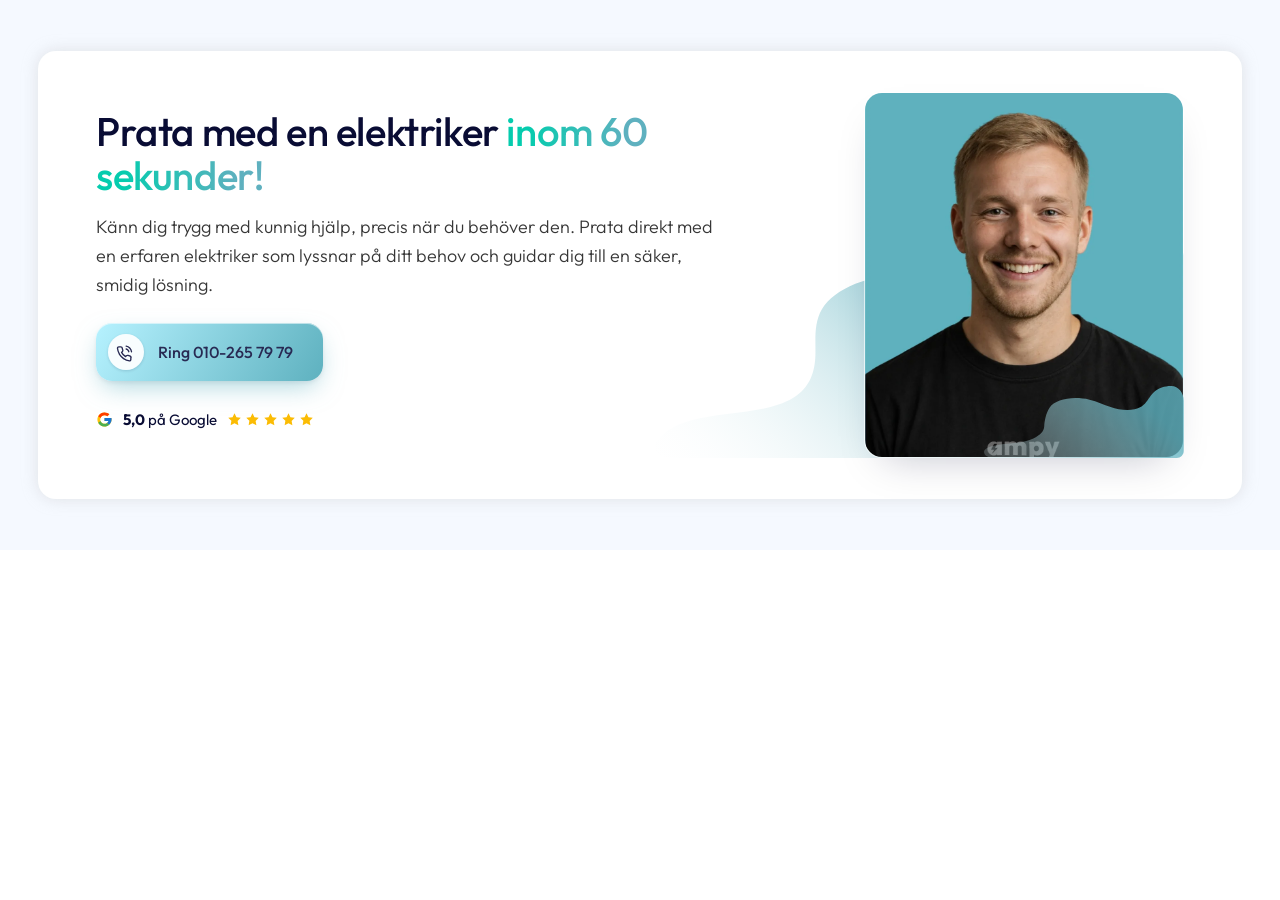
<file: index.html>
<!DOCTYPE html>
<html lang="sv">
<head>
<meta charset="UTF-8">
<meta name="viewport" content="width=device-width, initial-scale=1">
<title>Ampy · Main CTA-block</title>
<link rel="preconnect" href="https://fonts.googleapis.com">
<link rel="preconnect" href="https://fonts.gstatic.com" crossorigin>
<link href="https://fonts.googleapis.com/css2?family=Outfit:wght@300;400;500;600;700;800&display=swap" rel="stylesheet">
<style>
/* ============================================================
   VERSION A (rev 2) — 1:1 med baslinjens geometri, med de 20 %:
   Edvin-bilden i SAMMA placering som originalet (80 % bredd,
   flex-end, bröstbild), EN ring-CTA, båda vågorna tillbaka,
   rubrik bruten så endast "sekunder!" ligger på rad 2 (desktop),
   nya g-row-badgen finjusterad, mobil: centrerad rubrik + paragraf.
   Ampy-tokens verbatim.
   ============================================================ */
:root{
  --teal:hsl(171 100% 33%);
  --teal-bright:hsl(171 95% 41%);
  --blue:hsl(189 43% 56%);
  --midnight:hsl(237 69% 12%);
  --ink:#363636;
  --section-bg:#f5f9ff;
  --radius-l:clamp(16px, 1.4vw, 20px);
  --radius-m:16px;
}
*,:after,:before{box-sizing:border-box}
html{font-size:62.5%}
body{
  margin:0;font-family:'Outfit',system-ui,sans-serif;font-weight:300;
  color:var(--ink);background:#fff;
  -webkit-font-smoothing:antialiased;-moz-osx-font-smoothing:grayscale;
}
img{max-width:100%;display:block}
a{text-decoration:none;color:inherit}

.mcta{background:var(--section-bg);padding:clamp(28px,4vw,56px) clamp(16px,3vw,40px);display:flex;justify-content:center}
.mcta__card{
  position:relative;overflow:hidden;
  width:min(1280px,100%);
  background:#fff;border-radius:var(--radius-l);
  box-shadow:0 0 16px rgba(190,190,190,.4);
  display:grid;grid-template-columns:1fr 400px;gap:clamp(24px,3vw,48px);
  padding:clamp(28px,3.2vw,48px) clamp(28px,4.5vw,72px);
  align-items:center;
}
/* bg-vågen (Vector-3) — bakom allt, förankrad nere-höger som i originalet */
.mcta__bgwave{
  position:absolute;right:clamp(28px,4.5vw,72px);bottom:clamp(28px,3.2vw,48px);
  width:44%;height:auto;z-index:0;pointer-events:none;
}
.mcta__text{position:relative;z-index:1;min-width:0;display:flex;flex-direction:column;align-items:flex-start;gap:16px}

.mcta__h{
  margin:0;font-size:clamp(2.8rem,1.25vw + 2.4rem,4rem);font-weight:500;line-height:1.1;
  color:var(--midnight);letter-spacing:-.01em;
}
.mcta__h .grad{
  color:var(--teal-bright); /* fallback om text-clip ej stöds */
  background:linear-gradient(90deg,var(--teal-bright) 15%,var(--blue) 85%);
  -webkit-background-clip:text;background-clip:text;-webkit-text-fill-color:transparent;
  -webkit-box-decoration-break:clone;box-decoration-break:clone; /* jämn gradient över radbrytning (Safari-söm) */
  font-weight:inherit;
}
/* resiliens: gradient-text får aldrig försvinna om bakgrundsgrafik nollas */
@supports not ((-webkit-background-clip:text) or (background-clip:text)){
  .mcta__h .grad{-webkit-text-fill-color:currentColor;background:none;color:var(--teal-bright)}
}
@media (forced-colors:active){
  .mcta__h .grad{-webkit-text-fill-color:currentColor;background:none;color:CanvasText}
}
@media print{
  .mcta__h .grad{-webkit-text-fill-color:currentColor;background:none;color:#090b32}
}
/* forcerad brytning ("...inom 60" / "sekunder!") ENDAST på bred desktop där
   vänsterkolumnen rymmer rad 1 — under 1300px sköter naturlig brytning det
   utan orphan (verifierat: 1120px ger rent 2-radigt "...inom" / "60 sekunder!") */
.br-d{display:none}
@media (min-width:1300px){.br-d{display:inline}}
.mcta__p{
  margin:0;font-size:clamp(1.6rem,.21vw + 1.53rem,1.8rem);line-height:1.6;
  max-width:52ch;text-align:left;
}

/* ============ RING-CTA ============
   Blockets ENDA CTA. Blå brand-gradient, mjuk navy-text, vit chip med
   puls-ring, lur optiskt centrerad. Mobil: fullbredd, text vänster /
   ikon höger (live-blockets grammatik); desktop: chip vänster. */
/* CTA + betyg-rad staplade (betyget UNDER knappen, som mobilen) — samma på desktop. */
.mcta__action{display:flex;flex-direction:column;align-items:flex-start;gap:16px;margin-top:8px}
.mcta__cta{display:flex;flex-wrap:wrap;gap:14px}
.btn-ring{
  display:inline-flex;align-items:center;
  min-height:58px;border-radius:var(--radius-m);
  font-size:1.6rem;font-weight:500;line-height:1;white-space:nowrap;
  color:hsl(237 35% 24%);
  transition:transform .16s ease, box-shadow .16s ease, filter .16s ease;
}
.btn-ring{
  gap:14px;padding:11px 30px 11px 12px;
  background:linear-gradient(120deg,#b6f2ff 0%,#5eb1bf 100%);
  box-shadow:
    inset 0 1px 0 rgba(255,255,255,.55),
    0 2px 4px rgba(9,11,50,.06),
    0 10px 26px -6px rgba(94,177,191,.55);
}
.btn-ring:hover{
  transform:translateY(-1.5px);
  filter:saturate(1.08) brightness(1.02);
  box-shadow:
    inset 0 1px 0 rgba(255,255,255,.55),
    0 3px 6px rgba(9,11,50,.07),
    0 16px 34px -8px rgba(94,177,191,.65);
}
.btn-ring:active{transform:translateY(0);filter:saturate(1.05)}
.btn-ring:focus-visible{outline:3px solid var(--midnight);outline-offset:3px} /* midnight = ≥3:1 fokuskontrast mot ljus yta (var --blue ~2,5:1) */
/* forced-colors (Windows högkontrast): gradienten strippas → synlig kant så knapp-affordansen överlever */
@media (forced-colors:active){.btn-ring{border:1px solid ButtonText}}
.btn-ring__chip{
  position:relative;flex:0 0 auto;
  width:36px;height:36px;border-radius:50%;
  display:inline-flex;align-items:center;justify-content:center;
  background:rgba(255,255,255,.92);color:hsl(237 35% 24%);
  box-shadow:0 1px 3px rgba(9,11,50,.14);
}
.btn-ring__chip::after{
  content:"";position:absolute;inset:0;border-radius:50%;
  box-shadow:0 0 0 0 rgba(255,255,255,.65);
  animation:mctaRing 2.8s cubic-bezier(.4,0,.4,1) infinite;
}
@keyframes mctaRing{
  0%{box-shadow:0 0 0 0 rgba(255,255,255,.65)}
  55%{box-shadow:0 0 0 9px rgba(255,255,255,0)}
  100%{box-shadow:0 0 0 0 rgba(255,255,255,0)}
}
@media (prefers-reduced-motion:reduce){
  .btn-ring__chip::after{animation:none}
  .btn-ring,.btn-ring:hover{transition:none;transform:none}
}
.btn-ring svg{flex:0 0 auto}
/* optisk mikro-nudge: luren en gnutta ner-vänster i chipen */
.btn-ring__chip svg{transform:translate(-1px,1px)}

/* proof-raden — REN inline-rad UNDER CTA:n (ingen box/container, ägar-önskan):
   färgad Google-G · "5,0 på Google" · fem GULA stjärnor. Diskret underline på
   hover (länk till recensioner). Hela raden = EN länk, 44px hit-area. */
.g-row{
  display:inline-flex;align-items:center;flex-wrap:wrap;gap:10px;
  min-height:44px;padding:6px 0;
  font-size:1.5rem;font-weight:400;color:var(--midnight);line-height:1;
}
.g-row:hover .g-label{text-decoration:underline;text-underline-offset:3px}
.g-row:focus-visible{outline:3px solid var(--midnight);outline-offset:3px} /* midnight = tydlig fokusring mot ljus yta */
.g-row .g-icon{display:block;flex:0 0 auto;width:17px;height:17px}
.g-row .g-label{display:block;white-space:nowrap}
.g-row strong{font-weight:700}           /* "5,0" fet, "på Google" ärver 400 */
.g-row .stars{display:inline-flex;gap:3px;flex:0 0 auto}
.g-row .stars svg{width:15px;height:15px;fill:#FBBC04;display:block} /* gula stjärnor (ägar-önskan) */

/* bildblocket — baslinjens geometri: kolumn 400px, bilden 80 % bredd,
   flex-end, samma boxproportion som originalbilden (320×366), radius,
   overlay-vågen nere-höger över bildens nedre hörn */
/* OBS: overflow:hidden är BORTTAGET här — det klippte fotots fallskugga.
   Vågen behöver inte längre klippas (den ligger inom media horisontellt och
   är nu bottom:0, ingen 1px-blödning), och fotot bär sin egen border-radius. */
.mcta__media{
  margin:0;position:relative;z-index:1;align-self:stretch;
  display:flex;align-items:flex-end;justify-content:flex-end;
  min-height:366px;
}
/* croppen: fönstret täcker huvudtopp (~16 %) med luft ovanför NER TILL
   ampy-loggan på tröjan (~86 %) — samma framing på alla enheter */
.mcta__media .photo{
  display:block;
  width:80%;height:auto;aspect-ratio:320/366;object-fit:cover;object-position:50% 46%;
  border-radius:var(--radius-l);
  /* EN hårfin ljusring (border, INTE inset box-shadow — inset renderas ej på <img>)
     + EN mjuk, riktad fallskugga i midnatt så porträttet lyfter från vita kortet.
     Negativ spread håller sidfotavtrycket smalt → ryms inom kortets padding,
     som har overflow:hidden. */
  border:1px solid rgba(255,255,255,.55);
  box-shadow:0 18px 40px -20px rgba(9,11,50,.26);
}
.mcta__wave{
  position:absolute;right:0;bottom:0;width:50%;height:auto;z-index:2;pointer-events:none;
}

/* tablett 768–1024: FLUID bildkolumn (aldrig bredare än texten) + lugnare rubrik
   — löser iPad Mini/Air där fast 340px svälte textkolumnen till 3-radig rubrik */
@media (max-width:1024px) and (min-width:768px){
  .mcta__card{
    grid-template-columns:minmax(0,1fr) clamp(260px,34vw,320px);
    gap:clamp(20px,3vw,32px);
    padding:clamp(28px,3vw,36px) clamp(28px,3.5vw,40px);
  }
  .mcta__bgwave{right:32px;bottom:28px;width:38%}
  .mcta__media{min-height:0}
  .mcta__h{font-size:clamp(2.6rem,2.2vw + 1.2rem,3.2rem)}
}
@media (max-width:767px){
  .mcta__card{grid-template-columns:1fr;gap:20px;padding:20px 20px 28px}
  .mcta__bgwave{display:none}
  /* bild-TAK på CONTAINERN (inte motivet): aldrig fullbredd i stackat läge
     (annars gigantisk vid 450–767) + en gnutta smalare på telefon (ägar-önskan).
     Vågen är barn till containern → linjerar då mot bildkanten. */
  .mcta__media{order:-1;align-self:center;justify-content:center;min-height:0;width:min(92%,360px);margin-inline:auto}
  .mcta__media .photo{width:100%;aspect-ratio:320/366;object-position:50% 46%}
  .mcta__wave{width:60%}
  .mcta__text{align-items:center}
  .mcta__h{text-align:center;font-size:clamp(2.4rem,5.5vw,3rem);line-height:1.16}
  .mcta__p{text-align:center}
  /* mobil: CTA + betyg-rad centrerade, fullbredd (oförändrat läge) */
  .mcta__action{align-items:center;width:100%}
  .mcta__cta{width:100%;flex-direction:column;gap:12px}
  /* mobil: text vänster / ikon höger (live-blockets grammatik) */
  .btn-ring{width:100%;flex-direction:row-reverse;justify-content:space-between;padding:11px 12px 11px 22px}
  .g-row{align-self:center}
}
@media (max-width:360px){
  .mcta__h{font-size:2.2rem}
}
</style>
</head>
<body>

<section class="mcta">
  <div class="mcta__card">
    <img class="mcta__bgwave" src="assets/Vector-3.svg" alt="" aria-hidden="true" width="652" height="273">

    <div class="mcta__text">
      <h2 class="mcta__h">Prata med en elektriker <span class="grad">inom 60<br class="br-d"> sekunder!</span></h2>
      <p class="mcta__p">Känn dig trygg med kunnig hjälp, precis när du behöver den. Prata direkt med en erfaren elektriker som lyssnar på ditt behov och guidar dig till en säker, smidig lösning.</p>
      <div class="mcta__action">
      <div class="mcta__cta">
        <a class="btn-ring" href="tel:+46102657979">
          <span class="btn-ring__chip" aria-hidden="true">
            <svg width="17" height="17" viewBox="0.45 -0.49 19 20" fill="none"><path d="M11.9 4.2c.8.2 1.5.6 2 1.1.6.6 1 1.3 1.1 2.1M11.9.8c1.6.2 3.1 1 4.2 2.2 1.2 1.2 1.9 2.7 2.1 4.4M17.4 14.1v2.5c0 .5-.2.9-.5 1.2-.3.3-.8.5-1.2.4-2.4-.3-4.8-1.2-6.8-2.6-1.9-1.3-3.5-3-4.8-5-1.3-2.2-2.2-4.6-2.4-7.2 0-.5.1-.9.4-1.2.3-.3.7-.5 1.2-.5h2.4c.8 0 1.5.6 1.6 1.4.1.8.3 1.6.6 2.3.2.6.1 1.3-.4 1.8l-1 1c1.1 2.1 2.8 3.8 4.7 5l1-1c.5-.5 1.2-.6 1.8-.4.7.3 1.5.5 2.3.6.8.1 1.4.8 1.4 1.7Z" stroke="currentColor" stroke-width="1.6" stroke-linecap="round" stroke-linejoin="round"/></svg>
          </span>
          Ring 010-265 79 79
        </a>
      </div>
      <a class="g-row" href="https://www.google.com/maps/place/Ampy/@59.3576299,17.9842061,17z/data=!3m1!4b1!4m6!3m5!1s0x2bec1ce5c4ed9ce9:0xfce1752e84a1bfee!8m2!3d59.3576272!4d17.986781!16s%2Fg%2F11ypjy9rrm" target="_blank" rel="noopener noreferrer" aria-label="5,0 på Google – Ampys betyg, 5 av 5 stjärnor. Läs recensionerna (öppnas i ny flik)">
        <svg class="g-icon" width="17" height="17" viewBox="0 0 48 48" aria-hidden="true"><path fill="#FFC107" d="M43.6 20.1H42V20H24v8h11.3C33.7 32.7 29.2 36 24 36c-6.6 0-12-5.4-12-12s5.4-12 12-12c3.1 0 5.9 1.2 8 3l5.7-5.7C34.2 6.1 29.3 4 24 4 13 4 4 13 4 24s9 20 20 20 20-9 20-20c0-1.3-.1-2.6-.4-3.9z"/><path fill="#FF3D00" d="m6.3 14.7 6.6 4.8C14.7 15.1 19 12 24 12c3.1 0 5.9 1.2 8 3l5.7-5.7C34.2 6.1 29.3 4 24 4 16.3 4 9.7 8.3 6.3 14.7z"/><path fill="#4CAF50" d="M24 44c5.2 0 9.9-2 13.4-5.2l-6.2-5.2C29.2 35.1 26.7 36 24 36c-5.2 0-9.6-3.3-11.3-8l-6.5 5C9.5 39.6 16.2 44 24 44z"/><path fill="#1976D2" d="M43.6 20.1H42V20H24v8h11.3c-.8 2.2-2.2 4.2-4.1 5.6l6.2 5.2C41.4 34.8 44 29.9 44 24c0-1.3-.1-2.6-.4-3.9z"/></svg>
        <span class="g-label"><strong>5,0</strong> på Google</span>
        <span class="stars" aria-hidden="true">
          <svg viewBox="0 0 24 24"><path d="m12 2 3.1 6.3 6.9 1-5 4.9 1.2 6.9L12 17.8 5.8 21l1.2-6.9-5-4.9 6.9-1z"/></svg>
          <svg viewBox="0 0 24 24"><path d="m12 2 3.1 6.3 6.9 1-5 4.9 1.2 6.9L12 17.8 5.8 21l1.2-6.9-5-4.9 6.9-1z"/></svg>
          <svg viewBox="0 0 24 24"><path d="m12 2 3.1 6.3 6.9 1-5 4.9 1.2 6.9L12 17.8 5.8 21l1.2-6.9-5-4.9 6.9-1z"/></svg>
          <svg viewBox="0 0 24 24"><path d="m12 2 3.1 6.3 6.9 1-5 4.9 1.2 6.9L12 17.8 5.8 21l1.2-6.9-5-4.9 6.9-1z"/></svg>
          <svg viewBox="0 0 24 24"><path d="m12 2 3.1 6.3 6.9 1-5 4.9 1.2 6.9L12 17.8 5.8 21l1.2-6.9-5-4.9 6.9-1z"/></svg>
        </span>
      </a>
      </div>
    </div>

    <figure class="mcta__media">
      <img class="photo" src="assets/edvin.webp" alt="Edvin, elektriker på Ampy" width="933" height="1400" fetchpriority="high">
      <img class="mcta__wave" src="assets/overlay.svg" alt="" aria-hidden="true" width="277" height="100">
    </figure>
  </div>
</section>

</body>
</html>
</file>
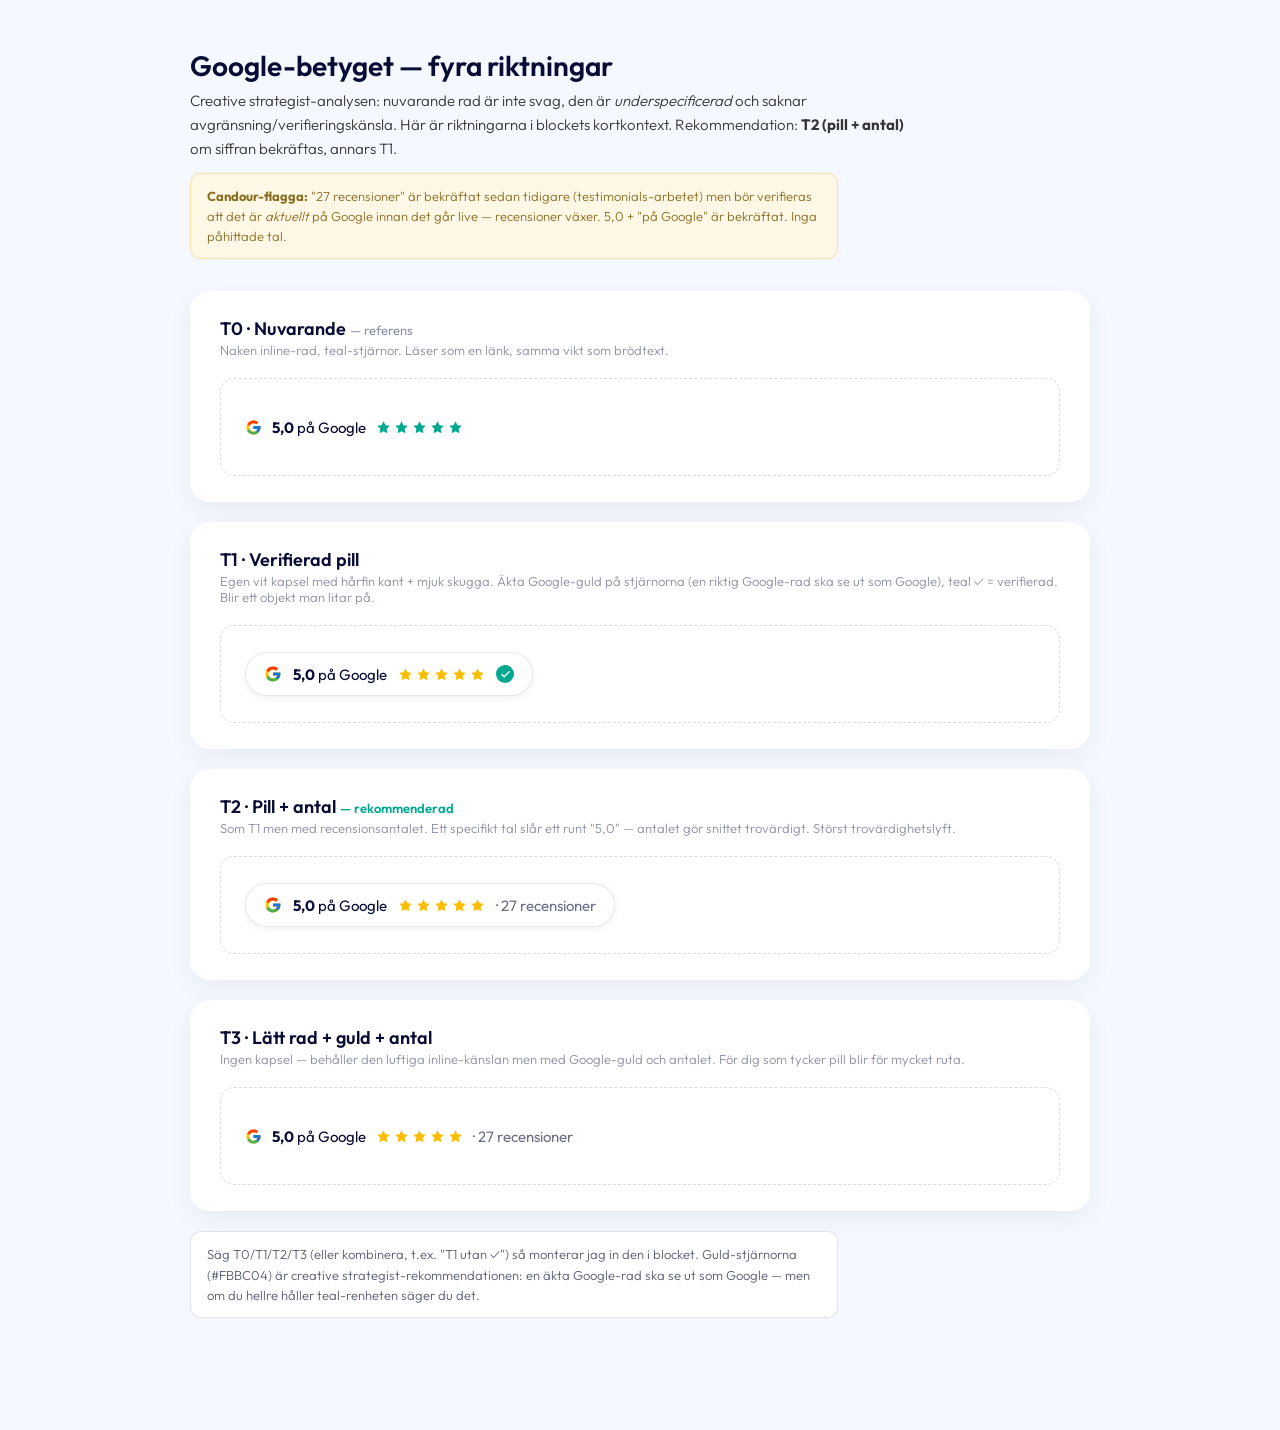
<file: ratings/index.html>
<!DOCTYPE html>
<html lang="sv">
<head>
<meta charset="UTF-8">
<meta name="viewport" content="width=device-width, initial-scale=1">
<title>Main CTA · Google-betyg — riktningar</title>
<link rel="preconnect" href="https://fonts.googleapis.com">
<link rel="preconnect" href="https://fonts.gstatic.com" crossorigin>
<link href="https://fonts.googleapis.com/css2?family=Outfit:wght@300;400;500;600;700;800&display=swap" rel="stylesheet">
<style>
:root{--teal:hsl(171 100% 33%);--midnight:hsl(237 69% 12%);--gold:#FBBC04}
*{box-sizing:border-box}
html{font-size:62.5%}
body{margin:0;font-family:'Outfit',system-ui,sans-serif;background:#f5f9ff;color:#363636;font-weight:300;-webkit-font-smoothing:antialiased;padding:48px 20px 80px}
.wrap{max-width:900px;margin:0 auto}
h1{font-size:2.8rem;font-weight:600;color:var(--midnight);margin:0 0 6px}
.lede{font-size:1.5rem;line-height:1.6;margin:0 0 12px;max-width:72ch}
.note{font-size:1.3rem;line-height:1.55;color:#8a6d1f;background:#fff8e6;border:1px solid #f2e2b0;border-radius:10px;padding:12px 16px;margin:0 0 32px;max-width:72ch}
.card{background:#fff;border-radius:20px;box-shadow:0 8px 24px rgba(9,11,50,.06);padding:26px 30px;margin-bottom:20px}
.card h2{font-size:1.8rem;font-weight:600;color:var(--midnight);margin:0 0 2px}
.card .sub{font-size:1.3rem;color:#8a8fa3;margin:0 0 20px}
.stage{border:1px dashed rgba(9,11,50,.14);border-radius:14px;padding:26px 24px;display:flex;justify-content:flex-start}

/* delade byggblock */
.gicon{flex:0 0 auto;display:block}
.stars{display:inline-flex;gap:3px}
.stars svg{width:15px;height:15px;display:block}
.stars.teal svg{fill:var(--teal)}
.stars.gold svg{fill:var(--gold)}
.lbl{white-space:nowrap;font-size:1.5rem;color:var(--midnight);font-weight:400}
.lbl strong{font-weight:700}
.cnt{white-space:nowrap;font-size:1.5rem;color:#6b7087;font-weight:400}
.check{flex:0 0 auto;display:inline-flex;width:18px;height:18px;border-radius:50%;background:var(--teal);align-items:center;justify-content:center}
.check svg{width:11px;height:11px;display:block;stroke:#fff}

/* T0 — nuvarande (referens): naken inline-rad, teal-stjärnor */
.r0{display:inline-flex;align-items:center;gap:10px;min-height:44px;text-decoration:none}

/* T1/T2 — verifierad pill */
.rpill{display:inline-flex;align-items:center;gap:11px;min-height:44px;padding:9px 18px;border-radius:999px;background:#fff;border:1px solid rgba(9,11,50,.09);box-shadow:0 2px 12px -5px rgba(9,11,50,.18);text-decoration:none}

/* T3 — lätt inline, guld + antal */
.r3{display:inline-flex;align-items:center;gap:10px;min-height:44px;text-decoration:none}

@media (max-width:600px){.stage{justify-content:center}}
</style>
</head>
<body>
<main class="wrap">
  <h1>Google-betyget — fyra riktningar</h1>
  <p class="lede">Creative strategist-analysen: nuvarande rad är inte svag, den är <em>underspecificerad</em> och saknar avgränsning/verifieringskänsla. Här är riktningarna i blockets kortkontext. Rekommendation: <strong>T2 (pill + antal)</strong> om siffran bekräftas, annars T1.</p>
  <p class="note"><strong>Candour-flagga:</strong> "27 recensioner" är bekräftat sedan tidigare (testimonials-arbetet) men bör verifieras att det är <em>aktuellt</em> på Google innan det går live — recensioner växer. 5,0 + "på Google" är bekräftat. Inga påhittade tal.</p>

  <!-- T0 -->
  <section class="card">
    <h2>T0 · Nuvarande <span style="font-size:1.3rem;color:#8a8fa3;font-weight:400">— referens</span></h2>
    <p class="sub">Naken inline-rad, teal-stjärnor. Läser som en länk, samma vikt som brödtext.</p>
    <div class="stage">
      <a class="r0" href="#">
        <svg class="gicon" width="17" height="17" viewBox="0 0 48 48" aria-hidden="true"><path fill="#FFC107" d="M43.6 20.1H42V20H24v8h11.3C33.7 32.7 29.2 36 24 36c-6.6 0-12-5.4-12-12s5.4-12 12-12c3.1 0 5.9 1.2 8 3l5.7-5.7C34.2 6.1 29.3 4 24 4 13 4 4 13 4 24s9 20 20 20 20-9 20-20c0-1.3-.1-2.6-.4-3.9z"/><path fill="#FF3D00" d="m6.3 14.7 6.6 4.8C14.7 15.1 19 12 24 12c3.1 0 5.9 1.2 8 3l5.7-5.7C34.2 6.1 29.3 4 24 4 16.3 4 9.7 8.3 6.3 14.7z"/><path fill="#4CAF50" d="M24 44c5.2 0 9.9-2 13.4-5.2l-6.2-5.2C29.2 35.1 26.7 36 24 36c-5.2 0-9.6-3.3-11.3-8l-6.5 5C9.5 39.6 16.2 44 24 44z"/><path fill="#1976D2" d="M43.6 20.1H42V20H24v8h11.3c-.8 2.2-2.2 4.2-4.1 5.6l6.2 5.2C41.4 34.8 44 29.9 44 24c0-1.3-.1-2.6-.4-3.9z"/></svg>
        <span class="lbl"><strong>5,0</strong> på Google</span>
        <span class="stars teal"><svg viewBox="0 0 24 24"><path d="m12 2 3.1 6.3 6.9 1-5 4.9 1.2 6.9L12 17.8 5.8 21l1.2-6.9-5-4.9 6.9-1z"/></svg><svg viewBox="0 0 24 24"><path d="m12 2 3.1 6.3 6.9 1-5 4.9 1.2 6.9L12 17.8 5.8 21l1.2-6.9-5-4.9 6.9-1z"/></svg><svg viewBox="0 0 24 24"><path d="m12 2 3.1 6.3 6.9 1-5 4.9 1.2 6.9L12 17.8 5.8 21l1.2-6.9-5-4.9 6.9-1z"/></svg><svg viewBox="0 0 24 24"><path d="m12 2 3.1 6.3 6.9 1-5 4.9 1.2 6.9L12 17.8 5.8 21l1.2-6.9-5-4.9 6.9-1z"/></svg><svg viewBox="0 0 24 24"><path d="m12 2 3.1 6.3 6.9 1-5 4.9 1.2 6.9L12 17.8 5.8 21l1.2-6.9-5-4.9 6.9-1z"/></svg></span>
      </a>
    </div>
  </section>

  <!-- T1 -->
  <section class="card">
    <h2>T1 · Verifierad pill</h2>
    <p class="sub">Egen vit kapsel med hårfin kant + mjuk skugga. Äkta Google-guld på stjärnorna (en riktig Google-rad ska se ut som Google), teal ✓ = verifierad. Blir ett objekt man litar på.</p>
    <div class="stage">
      <a class="rpill" href="#">
        <svg class="gicon" width="18" height="18" viewBox="0 0 48 48" aria-hidden="true"><path fill="#FFC107" d="M43.6 20.1H42V20H24v8h11.3C33.7 32.7 29.2 36 24 36c-6.6 0-12-5.4-12-12s5.4-12 12-12c3.1 0 5.9 1.2 8 3l5.7-5.7C34.2 6.1 29.3 4 24 4 13 4 4 13 4 24s9 20 20 20 20-9 20-20c0-1.3-.1-2.6-.4-3.9z"/><path fill="#FF3D00" d="m6.3 14.7 6.6 4.8C14.7 15.1 19 12 24 12c3.1 0 5.9 1.2 8 3l5.7-5.7C34.2 6.1 29.3 4 24 4 16.3 4 9.7 8.3 6.3 14.7z"/><path fill="#4CAF50" d="M24 44c5.2 0 9.9-2 13.4-5.2l-6.2-5.2C29.2 35.1 26.7 36 24 36c-5.2 0-9.6-3.3-11.3-8l-6.5 5C9.5 39.6 16.2 44 24 44z"/><path fill="#1976D2" d="M43.6 20.1H42V20H24v8h11.3c-.8 2.2-2.2 4.2-4.1 5.6l6.2 5.2C41.4 34.8 44 29.9 44 24c0-1.3-.1-2.6-.4-3.9z"/></svg>
        <span class="lbl"><strong>5,0</strong> på Google</span>
        <span class="stars gold"><svg viewBox="0 0 24 24"><path d="m12 2 3.1 6.3 6.9 1-5 4.9 1.2 6.9L12 17.8 5.8 21l1.2-6.9-5-4.9 6.9-1z"/></svg><svg viewBox="0 0 24 24"><path d="m12 2 3.1 6.3 6.9 1-5 4.9 1.2 6.9L12 17.8 5.8 21l1.2-6.9-5-4.9 6.9-1z"/></svg><svg viewBox="0 0 24 24"><path d="m12 2 3.1 6.3 6.9 1-5 4.9 1.2 6.9L12 17.8 5.8 21l1.2-6.9-5-4.9 6.9-1z"/></svg><svg viewBox="0 0 24 24"><path d="m12 2 3.1 6.3 6.9 1-5 4.9 1.2 6.9L12 17.8 5.8 21l1.2-6.9-5-4.9 6.9-1z"/></svg><svg viewBox="0 0 24 24"><path d="m12 2 3.1 6.3 6.9 1-5 4.9 1.2 6.9L12 17.8 5.8 21l1.2-6.9-5-4.9 6.9-1z"/></svg></span>
        <span class="check" aria-hidden="true"><svg viewBox="0 0 24 24" fill="none" stroke-width="3" stroke-linecap="round" stroke-linejoin="round"><path d="M20 6 9 17l-5-5"/></svg></span>
      </a>
    </div>
  </section>

  <!-- T2 -->
  <section class="card">
    <h2>T2 · Pill + antal <span style="font-size:1.3rem;color:var(--teal);font-weight:600">— rekommenderad</span></h2>
    <p class="sub">Som T1 men med recensionsantalet. Ett specifikt tal slår ett runt "5,0" — antalet gör snittet trovärdigt. Störst trovärdighetslyft.</p>
    <div class="stage">
      <a class="rpill" href="#">
        <svg class="gicon" width="18" height="18" viewBox="0 0 48 48" aria-hidden="true"><path fill="#FFC107" d="M43.6 20.1H42V20H24v8h11.3C33.7 32.7 29.2 36 24 36c-6.6 0-12-5.4-12-12s5.4-12 12-12c3.1 0 5.9 1.2 8 3l5.7-5.7C34.2 6.1 29.3 4 24 4 13 4 4 13 4 24s9 20 20 20 20-9 20-20c0-1.3-.1-2.6-.4-3.9z"/><path fill="#FF3D00" d="m6.3 14.7 6.6 4.8C14.7 15.1 19 12 24 12c3.1 0 5.9 1.2 8 3l5.7-5.7C34.2 6.1 29.3 4 24 4 16.3 4 9.7 8.3 6.3 14.7z"/><path fill="#4CAF50" d="M24 44c5.2 0 9.9-2 13.4-5.2l-6.2-5.2C29.2 35.1 26.7 36 24 36c-5.2 0-9.6-3.3-11.3-8l-6.5 5C9.5 39.6 16.2 44 24 44z"/><path fill="#1976D2" d="M43.6 20.1H42V20H24v8h11.3c-.8 2.2-2.2 4.2-4.1 5.6l6.2 5.2C41.4 34.8 44 29.9 44 24c0-1.3-.1-2.6-.4-3.9z"/></svg>
        <span class="lbl"><strong>5,0</strong> på Google</span>
        <span class="stars gold"><svg viewBox="0 0 24 24"><path d="m12 2 3.1 6.3 6.9 1-5 4.9 1.2 6.9L12 17.8 5.8 21l1.2-6.9-5-4.9 6.9-1z"/></svg><svg viewBox="0 0 24 24"><path d="m12 2 3.1 6.3 6.9 1-5 4.9 1.2 6.9L12 17.8 5.8 21l1.2-6.9-5-4.9 6.9-1z"/></svg><svg viewBox="0 0 24 24"><path d="m12 2 3.1 6.3 6.9 1-5 4.9 1.2 6.9L12 17.8 5.8 21l1.2-6.9-5-4.9 6.9-1z"/></svg><svg viewBox="0 0 24 24"><path d="m12 2 3.1 6.3 6.9 1-5 4.9 1.2 6.9L12 17.8 5.8 21l1.2-6.9-5-4.9 6.9-1z"/></svg><svg viewBox="0 0 24 24"><path d="m12 2 3.1 6.3 6.9 1-5 4.9 1.2 6.9L12 17.8 5.8 21l1.2-6.9-5-4.9 6.9-1z"/></svg></span>
        <span class="cnt">· 27 recensioner</span>
      </a>
    </div>
  </section>

  <!-- T3 -->
  <section class="card">
    <h2>T3 · Lätt rad + guld + antal</h2>
    <p class="sub">Ingen kapsel — behåller den luftiga inline-känslan men med Google-guld och antalet. För dig som tycker pill blir för mycket ruta.</p>
    <div class="stage">
      <a class="r3" href="#">
        <svg class="gicon" width="17" height="17" viewBox="0 0 48 48" aria-hidden="true"><path fill="#FFC107" d="M43.6 20.1H42V20H24v8h11.3C33.7 32.7 29.2 36 24 36c-6.6 0-12-5.4-12-12s5.4-12 12-12c3.1 0 5.9 1.2 8 3l5.7-5.7C34.2 6.1 29.3 4 24 4 13 4 4 13 4 24s9 20 20 20 20-9 20-20c0-1.3-.1-2.6-.4-3.9z"/><path fill="#FF3D00" d="m6.3 14.7 6.6 4.8C14.7 15.1 19 12 24 12c3.1 0 5.9 1.2 8 3l5.7-5.7C34.2 6.1 29.3 4 24 4 16.3 4 9.7 8.3 6.3 14.7z"/><path fill="#4CAF50" d="M24 44c5.2 0 9.9-2 13.4-5.2l-6.2-5.2C29.2 35.1 26.7 36 24 36c-5.2 0-9.6-3.3-11.3-8l-6.5 5C9.5 39.6 16.2 44 24 44z"/><path fill="#1976D2" d="M43.6 20.1H42V20H24v8h11.3c-.8 2.2-2.2 4.2-4.1 5.6l6.2 5.2C41.4 34.8 44 29.9 44 24c0-1.3-.1-2.6-.4-3.9z"/></svg>
        <span class="lbl"><strong>5,0</strong> på Google</span>
        <span class="stars gold"><svg viewBox="0 0 24 24"><path d="m12 2 3.1 6.3 6.9 1-5 4.9 1.2 6.9L12 17.8 5.8 21l1.2-6.9-5-4.9 6.9-1z"/></svg><svg viewBox="0 0 24 24"><path d="m12 2 3.1 6.3 6.9 1-5 4.9 1.2 6.9L12 17.8 5.8 21l1.2-6.9-5-4.9 6.9-1z"/></svg><svg viewBox="0 0 24 24"><path d="m12 2 3.1 6.3 6.9 1-5 4.9 1.2 6.9L12 17.8 5.8 21l1.2-6.9-5-4.9 6.9-1z"/></svg><svg viewBox="0 0 24 24"><path d="m12 2 3.1 6.3 6.9 1-5 4.9 1.2 6.9L12 17.8 5.8 21l1.2-6.9-5-4.9 6.9-1z"/></svg><svg viewBox="0 0 24 24"><path d="m12 2 3.1 6.3 6.9 1-5 4.9 1.2 6.9L12 17.8 5.8 21l1.2-6.9-5-4.9 6.9-1z"/></svg></span>
        <span class="cnt">· 27 recensioner</span>
      </a>
    </div>
  </section>

  <p class="note" style="color:#565b72;background:#fff;border-color:rgba(9,11,50,.12)">Säg T0/T1/T2/T3 (eller kombinera, t.ex. "T1 utan ✓") så monterar jag in den i blocket. Guld-stjärnorna (#FBBC04) är creative strategist-rekommendationen: en äkta Google-rad ska se ut som Google — men om du hellre håller teal-renheten säger du det.</p>
</main>
</body>
</html>
</file>
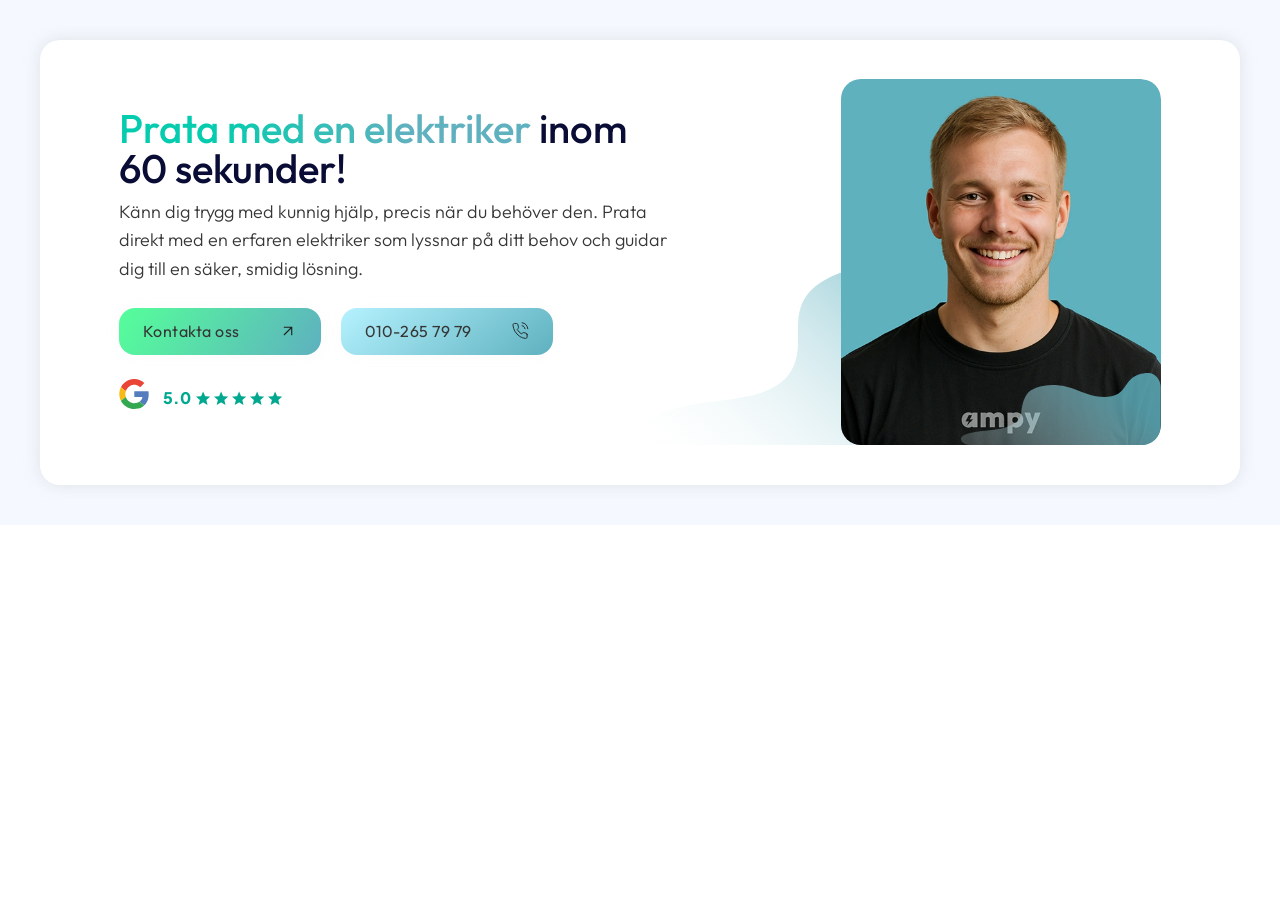
<file: design-history/baseline-klon/index.html>
<!DOCTYPE html>
<html lang="sv">
<head>
<meta charset="UTF-8">
<meta name="viewport" content="width=device-width, initial-scale=1">
<title>Ampy — Main CTA (1:1 baseline clone)</title>
<!-- Fonts: live site self-hosts Outfit + Plus Jakarta Sans; prototype loads the same families via Google Fonts -->
<link rel="preconnect" href="https://fonts.googleapis.com">
<link rel="preconnect" href="https://fonts.gstatic.com" crossorigin>
<link href="https://fonts.googleapis.com/css2?family=Outfit:wght@100;200;300;400;500;600;700;800&family=Plus+Jakarta+Sans:wght@400;800&display=swap" rel="stylesheet">
<link rel="stylesheet" href="tokens.css">
<link rel="stylesheet" href="styles.css">
</head>
<body class="bricks-is-frontend">

<!-- ============================================================
     Ampy "Main CTA" — markup 1:1 from the live rendered block
     (ampy.se homepage, fetched 2026-07-18). Element ids = the real
     Bricks ids (main-cta.bricks.json). The two CTA buttons are the
     canonical cta-primary (076d6b) + cta-phone (395b4f) from
     elements/buttons — reused, not regenerated.
     ============================================================ -->
<section class="brxe-qvupqc brxe-section main-cta-">
  <div class="brxe-8cb310 brxe-container main-cta-__container">
    <div class="brxe-e9455c brxe-container main-cta-__inner-container">

      <!-- LEFT — text block -->
      <div class="brxe-c3105c brxe-block main-cta-__block">
        <h2 class="brxe-9f3ce8 brxe-heading main-cta-__heading" data-highlight="first-4">Prata med en elektriker inom 60 sekunder!</h2>
        <div class="brxe-bjsmcf brxe-text main-cta-__text-basic"><p>Känn dig trygg med kunnig hjälp, precis när du behöver den. Prata direkt med en erfaren elektriker som lyssnar på ditt behov och guidar dig till en säker, smidig lösning.</p></div>

        <!-- CTA row — the two canonical buttons -->
        <div class="brxe-5a3bdb brxe-block main-cta-__block">
          <a class="brxe-076d6b brxe-button main-cta-__button bricks-button bricks-background-primary" href="https://ampy.se/kontakt/">Kontakta oss<svg xmlns="http://www.w3.org/2000/svg" width="16" height="16" viewBox="0 0 16 16" fill="none"><path d="M4.66406 11.3333L11.3307 4.66663M11.3307 4.66663H4.66406M11.3307 4.66663V11.3333" stroke="#1E1E1E" stroke-linecap="round" stroke-linejoin="round"></path></svg></a>
          <a class="brxe-395b4f brxe-button main-cta-__button bricks-button" href="tel:+46102657979">010-265 79 79<svg class="fill stroke" xmlns="http://www.w3.org/2000/svg" width="19" height="20" viewBox="0 0 19 20" fill="none"><path d="M11.9146 4.16668C12.6878 4.32548 13.3984 4.72356 13.9555 5.30996C14.5126 5.89635 14.8908 6.6444 15.0416 7.45834M11.9146 0.833344C13.5211 1.02121 15.0191 1.77849 16.1628 2.98085C17.3065 4.18321 18.0278 5.75918 18.2083 7.45001M17.4166 14.1V16.6C17.4175 16.8321 17.3724 17.0618 17.284 17.2745C17.1957 17.4871 17.0662 17.678 16.9037 17.8349C16.7412 17.9918 16.5494 18.1112 16.3406 18.1856C16.1317 18.26 15.9104 18.2876 15.6908 18.2667C13.2547 17.988 10.9147 17.1118 8.85872 15.7083C6.94591 14.4289 5.32419 12.7218 4.10872 10.7083C2.77078 8.53435 1.93816 6.05917 1.6783 3.48334C1.65852 3.2529 1.68454 3.02064 1.7547 2.80136C1.82486 2.58208 1.93763 2.38058 2.08582 2.20969C2.23402 2.0388 2.4144 1.90227 2.61547 1.80878C2.81654 1.71529 3.0339 1.66689 3.25372 1.66668H5.62872C6.01292 1.6627 6.38539 1.80591 6.6767 2.06962C6.968 2.33333 7.15828 2.69955 7.21205 3.10001C7.31229 3.90007 7.4982 4.68562 7.76622 5.44168C7.87273 5.73995 7.89578 6.06411 7.83264 6.37574C7.7695 6.68738 7.62282 6.97344 7.40997 7.20001L6.40455 8.25834C7.53153 10.3446 9.17258 12.072 11.1546 13.2583L12.16 12.2C12.3752 11.976 12.647 11.8216 12.943 11.7551C13.2391 11.6886 13.547 11.7129 13.8304 11.825C14.5486 12.1071 15.2949 12.3028 16.055 12.4083C16.4395 12.4655 16.7907 12.6693 17.0418 12.9813C17.2929 13.2932 17.4263 13.6913 17.4166 14.1Z" stroke="#1E1E1E" stroke-linecap="round" stroke-linejoin="round"></path></svg></a>
        </div>

        <!-- Google rating -->
        <div class="brxe-ea2ff9 brxe-block main-cta-__block">
          <a href="https://www.google.com/maps/place/Ampy/@59.3576299,17.9842061,17z/data=!3m1!4b1!4m6!3m5!1s0x2bec1ce5c4ed9ce9:0xfce1752e84a1bfee!8m2!3d59.3576272!4d17.986781!16s%2Fg%2F11ypjy9rrm?entry=ttu&amp;g_ep=EgoyMDI2MDMxMS4wIKXMDSoASAFQAw%3D%3D" target="_blank" rel="noopener" class="bricks-link-wrapper"><img class="brxe-0d1c97 brxe-icon main-cta-__icon brxi-rdxwwf" src="assets/Google-2015-Favicon.svg" alt="Google" width="30" height="30"></a>
          <a href="https://www.google.com/maps/place/Ampy/@59.3576299,17.9842061,17z/data=!3m1!4b1!4m6!3m5!1s0x2bec1ce5c4ed9ce9:0xfce1752e84a1bfee!8m2!3d59.3576272!4d17.986781!16s%2Fg%2F11ypjy9rrm?entry=ttu&amp;g_ep=EgoyMDI2MDMxMS4wIKXMDSoASAFQAw%3D%3D" target="_blank" rel="noopener" class="brxe-gtoqru brxe-div">
            <div class="brxe-kcsijf brxe-text-basic">5.0</div>
            <div class="brxe-yfolkd brxe-div"><i class="ion-md-star brxe-tishbo brxe-icon brxi-rdxwwf"></i><i class="ion-md-star brxe-dyptgi brxe-icon brxi-rdxwwf"></i><i class="ion-md-star brxe-xwsirf brxe-icon brxi-rdxwwf"></i><i class="ion-md-star brxe-xktaol brxe-icon brxi-rdxwwf"></i><i class="ion-md-star brxe-mmcper brxe-icon brxi-rdxwwf"></i></div>
          </a>
        </div>
      </div>

      <!-- RIGHT — image block -->
      <div class="brxe-f50bdf brxe-block main-cta-__block">
        <figure class="brxe-4cb7bc brxe-image main-cta-__image tag" data-interaction-hidden-on-load="1"><img width="498" height="570" src="assets/team-image-1.webp" alt="Ampy" decoding="async" loading="eager" fetchpriority="high"></figure>
        <img src="assets/overlay.svg" class="brxe-yhfqbw brxe-image" alt="Ampy" width="277" height="100" data-interaction-hidden-on-load="1">
        <img src="assets/overlay.svg" class="brxe-be7bb0 brxe-image main-cta-__overlay-wave" alt="Ampy" width="277" height="100" data-interaction-hidden-on-load="1">
      </div>

      <img src="assets/Vector-3.svg" class="brxe-995ae9 brxe-image main-cta-__bg-wave" alt="Ampy" width="652" height="273" data-interaction-hidden-on-load="1">
    </div>
  </div>
</section>

<!-- data-highlight — VERBATIM from ampy.se (the site's own inline script):
     wraps the first N words in a gradient-clipped span, then kills the
     gradient on the h2 so the rest renders solid --color-3. -->
<script>
document.addEventListener('DOMContentLoaded', function() {
    document.querySelectorAll('[data-highlight]').forEach(function(el) {
        const config = el.dataset.highlight;
        const parts = config.split('-');
        const position = parts[0];
        const count = parseInt(parts[1]);

        const computed = window.getComputedStyle(el);
        const backgroundImage = computed.backgroundImage;
        const textDecoration = computed.textDecorationLine;
        const color = computed.color;

        const hasGradient = backgroundImage && backgroundImage !== 'none' && backgroundImage.includes('gradient');
        const hasUnderline = textDecoration && textDecoration.includes('underline');

        // NEW: Add a class to the parent element if it has a gradient
        if (hasGradient) {
            el.classList.add('has-gradient-highlight');
        }

        // Extract first color from gradient to use on underline
        let underlineColor = color;
        if (hasGradient) {
            const match = backgroundImage.match(/rgba?\([^)]+\)|#[0-9a-fA-F]+/);
            if (match) underlineColor = match[0];
        }

        let spanStyle = '';
        if (hasGradient) {
            spanStyle += `background: ${backgroundImage}; -webkit-background-clip: text; background-clip: text; -webkit-text-fill-color: transparent;`;
        }
        if (hasUnderline) {
            spanStyle += `text-decoration: underline; text-decoration-color: ${underlineColor}; text-decoration-thickness: 2px; text-underline-offset: 5px;`;
        }

        const words = el.innerHTML.trim().split(' ');

        if (position === 'last') {
            const rest = words.slice(0, words.length - count).join(' ');
            const highlighted = `<span style="${spanStyle}">${words.slice(-count).join(' ')}</span>`;
            el.innerHTML = rest + (rest ? ' ' : '') + highlighted;
        } else if (position === 'first') {
            const highlighted = `<span style="${spanStyle}">${words.slice(0, count).join(' ')}</span>`;
            const rest = words.slice(count).join(' ');
            el.innerHTML = highlighted + (rest ? ' ' : '') + rest;
        }

        if (hasGradient) {
            el.style.backgroundImage = 'none';
            el.style.webkitTextFillColor = 'unset';
        }
    });
});
</script>

<!-- Bricks enterView interactions equivalent: fadeIn once when entering view
     (live: image fadeIn on the photo + both waves + bg wave, runOnce) -->
<script>
document.addEventListener('DOMContentLoaded', function() {
    const targets = document.querySelectorAll('[data-interaction-hidden-on-load="1"]');
    const io = new IntersectionObserver(function(entries) {
        entries.forEach(function(entry) {
            if (entry.isIntersecting) {
                entry.target.style.opacity = '';
                entry.target.classList.add('brx-animated-fadein');
                io.unobserve(entry.target);
            }
        });
    }, { threshold: 0.05 });
    targets.forEach(function(t) { io.observe(t); });
});
</script>
</body>
</html>
</file>
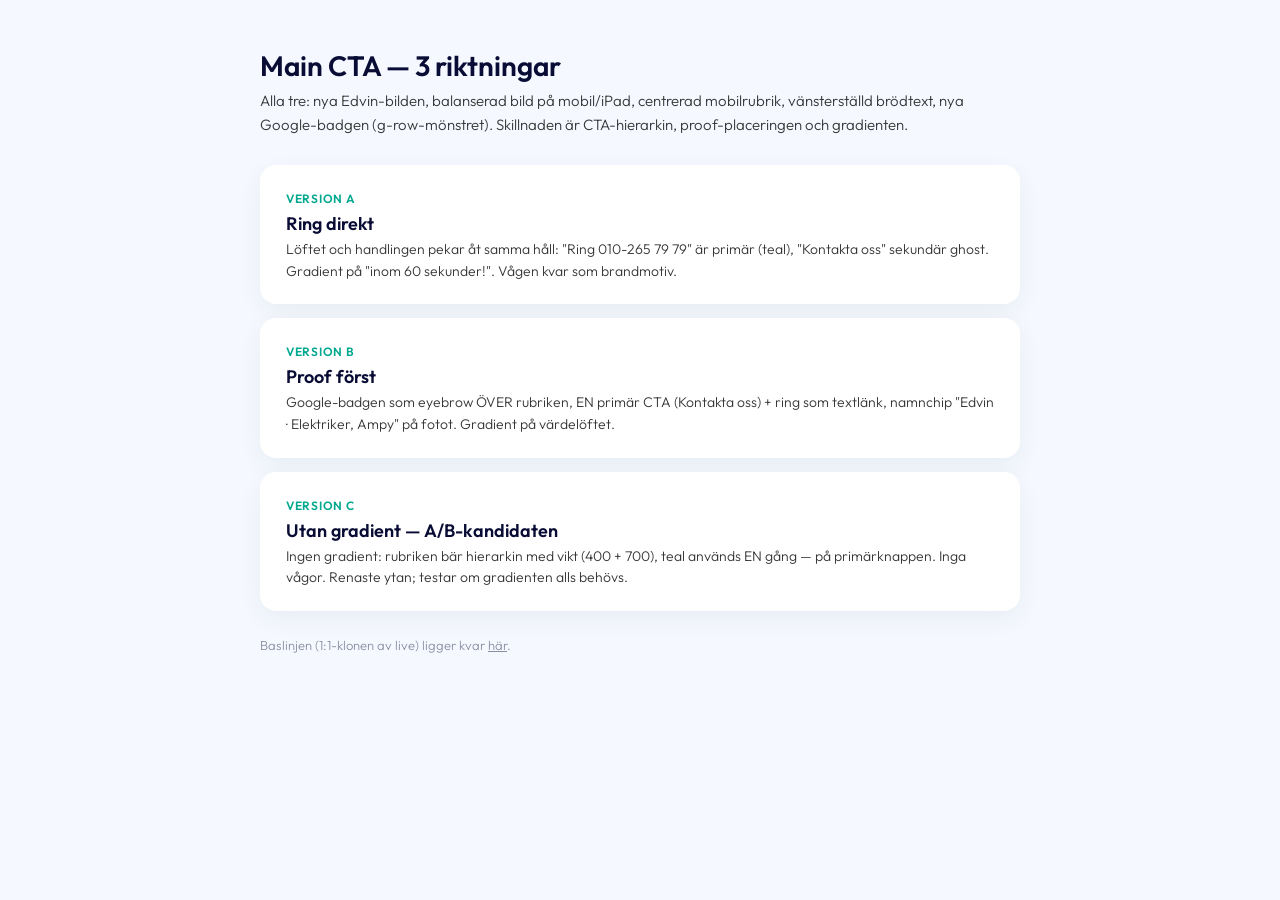
<file: design-history/redesign/index.html>
<!DOCTYPE html>
<html lang="sv">
<head>
<meta charset="UTF-8">
<meta name="viewport" content="width=device-width, initial-scale=1">
<title>Main CTA — 3 riktningar</title>
<link href="https://fonts.googleapis.com/css2?family=Outfit:wght@300;400;500;600;700&display=swap" rel="stylesheet">
<style>
*{box-sizing:border-box}
body{margin:0;font-family:'Outfit',system-ui,sans-serif;background:#f5f9ff;color:#363636;font-weight:300;padding:48px 24px;-webkit-font-smoothing:antialiased}
main{max-width:760px;margin:0 auto}
h1{font-size:28px;font-weight:600;color:hsl(237 69% 12%);margin:0 0 6px}
p.lead{margin:0 0 28px;font-size:15px;line-height:1.6}
a.card{display:block;background:#fff;border-radius:16px;padding:22px 26px;margin-bottom:14px;box-shadow:0 8px 24px rgba(9,11,50,.06);transition:transform .15s ease}
a.card:hover{transform:translateY(-2px)}
a.card h2{margin:0 0 4px;font-size:18px;font-weight:600;color:hsl(237 69% 12%)}
a.card p{margin:0;font-size:14px;line-height:1.55}
a{color:inherit;text-decoration:none}
.tag{display:inline-block;font-size:12px;font-weight:600;color:hsl(171 100% 33%);margin-bottom:6px;text-transform:uppercase;letter-spacing:.06em}
footer{margin-top:26px;font-size:13px;color:#8a8fa3}
footer a{text-decoration:underline}
</style>
</head>
<body>
<main>
  <h1>Main CTA — 3 riktningar</h1>
  <p class="lead">Alla tre: nya Edvin-bilden, balanserad bild på mobil/iPad, centrerad mobilrubrik, vänsterställd brödtext, nya Google-badgen (g-row-mönstret). Skillnaden är CTA-hierarkin, proof-placeringen och gradienten.</p>

  <a class="card" href="va/">
    <span class="tag">Version A</span>
    <h2>Ring direkt</h2>
    <p>Löftet och handlingen pekar åt samma håll: "Ring 010-265 79 79" är primär (teal), "Kontakta oss" sekundär ghost. Gradient på "inom 60 sekunder!". Vågen kvar som brandmotiv.</p>
  </a>

  <a class="card" href="vb/">
    <span class="tag">Version B</span>
    <h2>Proof först</h2>
    <p>Google-badgen som eyebrow ÖVER rubriken, EN primär CTA (Kontakta oss) + ring som textlänk, namnchip "Edvin · Elektriker, Ampy" på fotot. Gradient på värdelöftet.</p>
  </a>

  <a class="card" href="vc/">
    <span class="tag">Version C</span>
    <h2>Utan gradient — A/B-kandidaten</h2>
    <p>Ingen gradient: rubriken bär hierarkin med vikt (400 + 700), teal används EN gång — på primärknappen. Inga vågor. Renaste ytan; testar om gradienten alls behövs.</p>
  </a>

  <footer>Baslinjen (1:1-klonen av live) ligger kvar <a href="../build/index.html">här</a>.</footer>
</main>
</body>
</html>
</file>
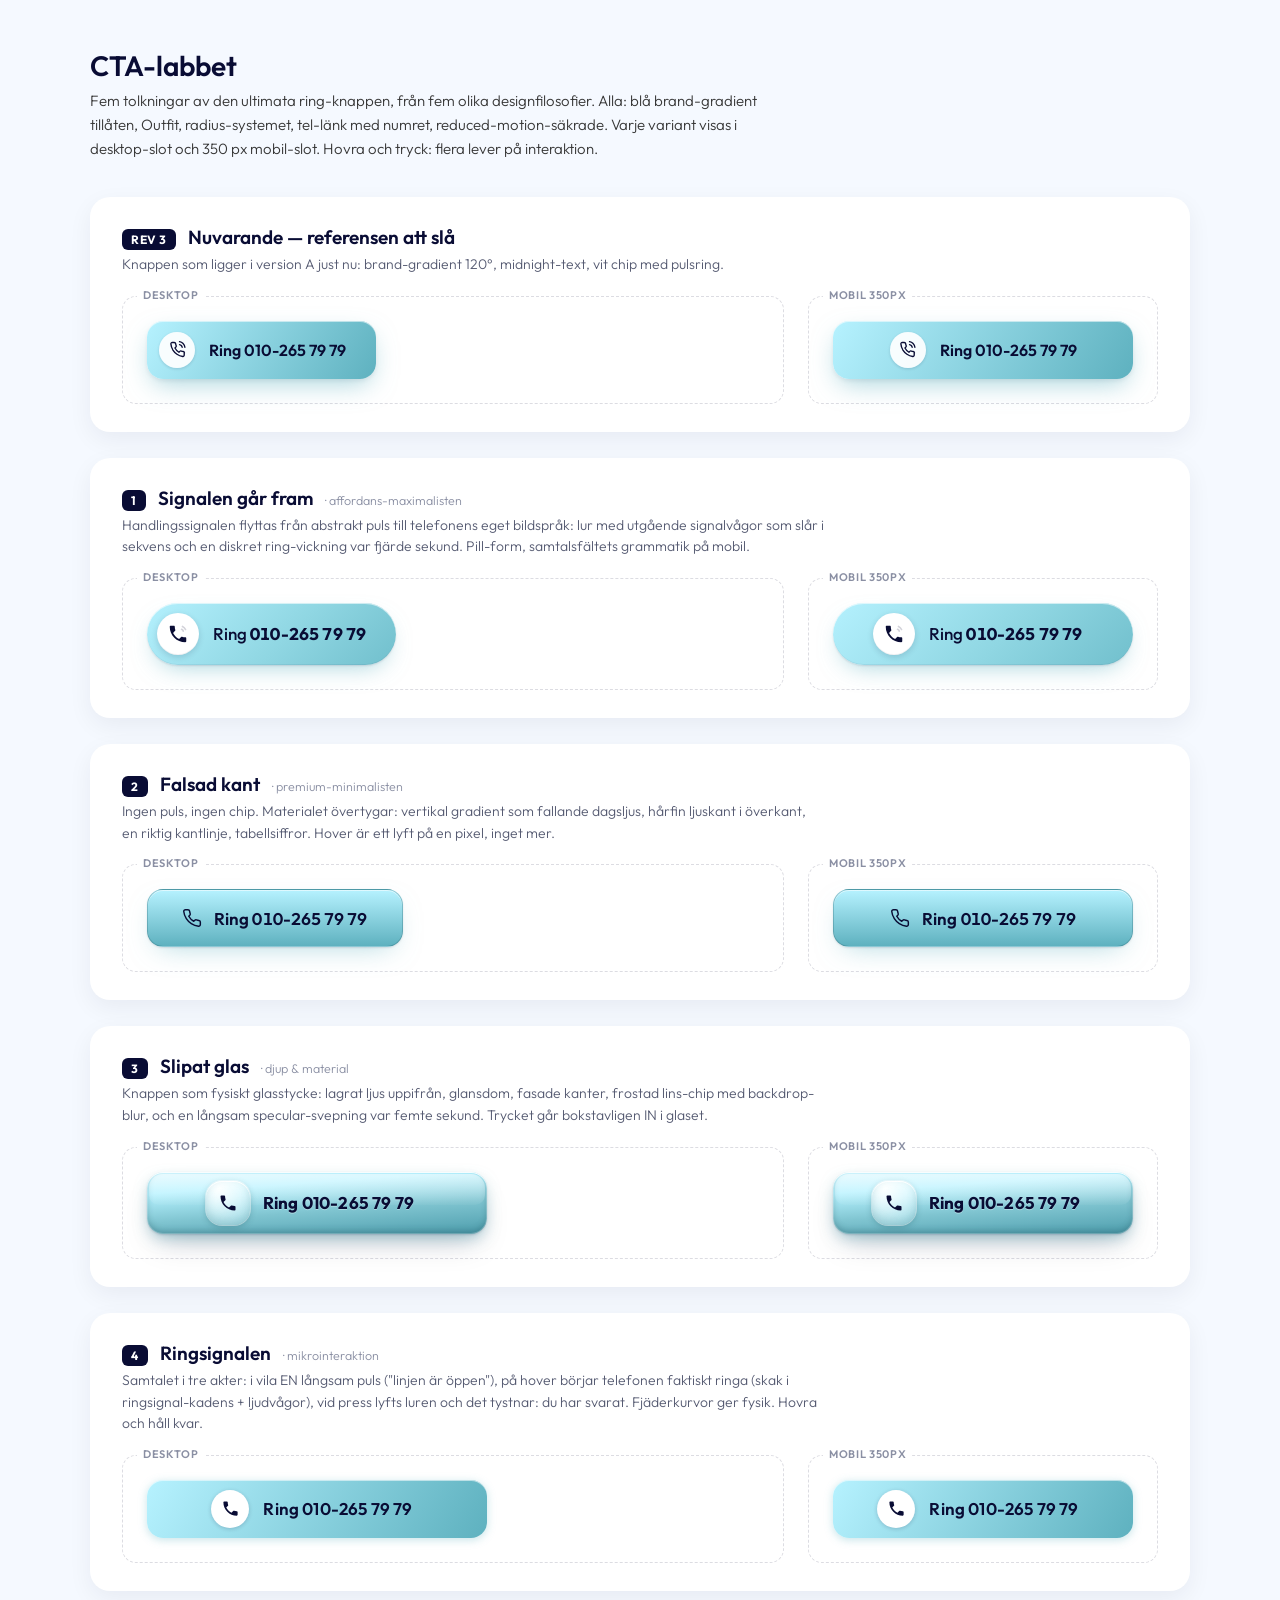
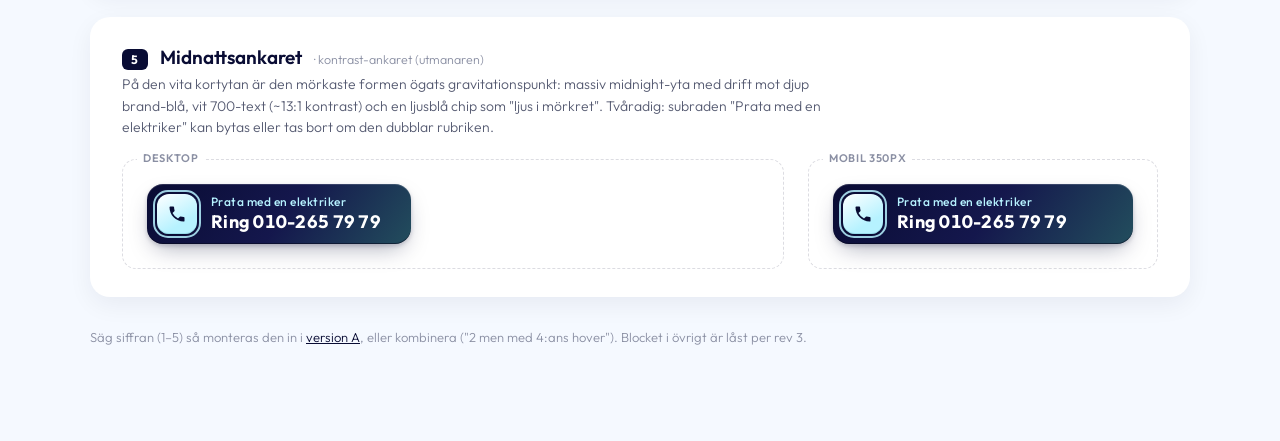
<file: design-history/redesign/cta-lab/index.html>
<!DOCTYPE html>
<html lang="sv">
<head>
<meta charset="UTF-8">
<meta name="viewport" content="width=device-width, initial-scale=1">
<title>CTA-labbet — 5 varianter av ring-knappen</title>
<link rel="preconnect" href="https://fonts.googleapis.com">
<link rel="preconnect" href="https://fonts.gstatic.com" crossorigin>
<link href="https://fonts.googleapis.com/css2?family=Outfit:wght@300;400;500;600;700;800&display=swap" rel="stylesheet">
<style>
/* == labb-ramen (inte en del av varianterna) == */
*{box-sizing:border-box}
html{font-size:62.5%}
body{margin:0;font-family:'Outfit',system-ui,sans-serif;background:#f5f9ff;color:#363636;font-weight:300;-webkit-font-smoothing:antialiased;padding:48px 20px 80px}
.lab{max-width:1100px;margin:0 auto}
.lab h1{font-size:2.8rem;font-weight:600;color:hsl(237 69% 12%);margin:0 0 6px}
.lab .lede{font-size:1.5rem;line-height:1.6;margin:0 0 36px;max-width:70ch}
.spec{position:sticky;top:0;z-index:5;background:rgba(245,249,255,.92);backdrop-filter:blur(6px);padding:10px 0;margin-bottom:12px;font-size:1.3rem;color:#6b7087}
.varkort{background:#fff;border-radius:20px;box-shadow:0 8px 24px rgba(9,11,50,.06);padding:28px 32px;margin-bottom:26px}
.varkort header{display:flex;align-items:baseline;gap:12px;flex-wrap:wrap;margin-bottom:4px}
.varkort .tag{font-size:1.2rem;font-weight:700;color:#fff;background:hsl(237 69% 12%);border-radius:6px;padding:3px 9px;letter-spacing:.05em}
.varkort h2{font-size:1.9rem;font-weight:600;color:hsl(237 69% 12%);margin:0}
.varkort .why{font-size:1.4rem;line-height:1.55;margin:2px 0 20px;max-width:78ch;color:#565b72}
.slots{display:grid;grid-template-columns:1fr 350px;gap:24px;align-items:start}
.slot{border:1px dashed rgba(9,11,50,.14);border-radius:14px;padding:24px;position:relative}
.slot .slabel{position:absolute;top:-9px;left:14px;background:#fff;font-size:1.1rem;font-weight:600;color:#8a8fa3;padding:0 6px;letter-spacing:.06em;text-transform:uppercase}
.slot-desk{display:flex}
.slot-mob{width:350px}
.slot-mob .inner{width:100%}
@media (max-width:860px){.slots{grid-template-columns:1fr}.slot-mob{width:100%;max-width:350px}}
.footnote{font-size:1.3rem;color:#8a8fa3;margin-top:30px;line-height:1.6}
.footnote a{color:hsl(237 69% 12%)}
</style>
</head>
<body>
<main class="lab">
  <h1>CTA-labbet</h1>
  <p class="lede">Fem tolkningar av den ultimata ring-knappen, från fem olika designfilosofier. Alla: blå brand-gradient tillåten, Outfit, radius-systemet, tel-länk med numret, reduced-motion-säkrade. Varje variant visas i desktop-slot och 350&nbsp;px mobil-slot. Hovra och tryck: flera lever på interaktion.</p>

  <!-- ==================== REFERENS: NUVARANDE REV 3 ==================== -->
  <style>
    .cta0-btn{display:inline-flex;align-items:center;gap:14px;min-height:58px;padding:11px 30px 11px 12px;border-radius:16px;font-family:'Outfit',sans-serif;font-size:1.6rem;font-weight:600;line-height:1;white-space:nowrap;color:hsl(237 69% 12%);text-decoration:none;background:linear-gradient(120deg,#b6f2ff 0%,#5eb1bf 100%);box-shadow:inset 0 1px 0 rgba(255,255,255,.55),0 2px 4px rgba(9,11,50,.06),0 10px 26px -6px rgba(94,177,191,.55);transition:transform .16s ease,box-shadow .16s ease}
    .cta0-btn:hover{transform:translateY(-1.5px)}
    .cta0-chip{position:relative;flex:0 0 auto;width:36px;height:36px;border-radius:50%;display:inline-flex;align-items:center;justify-content:center;background:rgba(255,255,255,.92);color:hsl(237 69% 12%);box-shadow:0 1px 3px rgba(9,11,50,.14)}
    .cta0-chip::after{content:"";position:absolute;inset:0;border-radius:50%;box-shadow:0 0 0 0 rgba(255,255,255,.65);animation:cta0Ring 2.8s cubic-bezier(.4,0,.4,1) infinite}
    @keyframes cta0Ring{0%{box-shadow:0 0 0 0 rgba(255,255,255,.65)}55%{box-shadow:0 0 0 9px rgba(255,255,255,0)}100%{box-shadow:0 0 0 0 rgba(255,255,255,0)}}
    @media (prefers-reduced-motion:reduce){.cta0-chip::after{animation:none}}
    .slot-mob .cta0-btn{width:100%;justify-content:center;padding:11px 18px}
  </style>
  <section class="varkort">
    <header><span class="tag">REV 3</span><h2>Nuvarande — referensen att slå</h2></header>
    <p class="why">Knappen som ligger i version A just nu: brand-gradient 120°, midnight-text, vit chip med pulsring.</p>
    <div class="slots">
      <div class="slot"><span class="slabel">Desktop</span><div class="slot-desk">
        <a href="tel:+46102657979" class="cta0-btn"><span class="cta0-chip" aria-hidden="true"><svg width="17" height="17" viewBox="0 0 19 20" fill="none"><path d="M11.9 4.2c.8.2 1.5.6 2 1.1.6.6 1 1.3 1.1 2.1M11.9.8c1.6.2 3.1 1 4.2 2.2 1.2 1.2 1.9 2.7 2.1 4.4M17.4 14.1v2.5c0 .5-.2.9-.5 1.2-.3.3-.8.5-1.2.4-2.4-.3-4.8-1.2-6.8-2.6-1.9-1.3-3.5-3-4.8-5-1.3-2.2-2.2-4.6-2.4-7.2 0-.5.1-.9.4-1.2.3-.3.7-.5 1.2-.5h2.4c.8 0 1.5.6 1.6 1.4.1.8.3 1.6.6 2.3.2.6.1 1.3-.4 1.8l-1 1c1.1 2.1 2.8 3.8 4.7 5l1-1c.5-.5 1.2-.6 1.8-.4.7.3 1.5.5 2.3.6.8.1 1.4.8 1.4 1.7Z" stroke="currentColor" stroke-width="1.6" stroke-linecap="round" stroke-linejoin="round"/></svg></span>Ring 010-265 79 79</a>
      </div></div>
      <div class="slot slot-mob"><span class="slabel">Mobil 350px</span><div class="inner">
        <a href="tel:+46102657979" class="cta0-btn"><span class="cta0-chip" aria-hidden="true"><svg width="17" height="17" viewBox="0 0 19 20" fill="none"><path d="M11.9 4.2c.8.2 1.5.6 2 1.1.6.6 1 1.3 1.1 2.1M11.9.8c1.6.2 3.1 1 4.2 2.2 1.2 1.2 1.9 2.7 2.1 4.4M17.4 14.1v2.5c0 .5-.2.9-.5 1.2-.3.3-.8.5-1.2.4-2.4-.3-4.8-1.2-6.8-2.6-1.9-1.3-3.5-3-4.8-5-1.3-2.2-2.2-4.6-2.4-7.2 0-.5.1-.9.4-1.2.3-.3.7-.5 1.2-.5h2.4c.8 0 1.5.6 1.6 1.4.1.8.3 1.6.6 2.3.2.6.1 1.3-.4 1.8l-1 1c1.1 2.1 2.8 3.8 4.7 5l1-1c.5-.5 1.2-.6 1.8-.4.7.3 1.5.5 2.3.6.8.1 1.4.8 1.4 1.7Z" stroke="currentColor" stroke-width="1.6" stroke-linecap="round" stroke-linejoin="round"/></svg></span>Ring 010-265 79 79</a>
      </div></div>
    </div>
  </section>

  <!-- ==================== VARIANT 1 — SIGNALEN GÅR FRAM ==================== -->
  <style>
  .ctaA-call{display:inline-flex;align-items:center;gap:14px;min-height:60px;padding:10px 30px 10px 10px;border-radius:999px;background:linear-gradient(135deg,#b6f2ff 0%,#8fd6e2 46%,#5eb1bf 100%);background-size:130% 130%;background-position:0% 50%;color:hsl(237 69% 12%);font-family:'Outfit',sans-serif;font-size:17px;line-height:1.15;font-weight:500;text-decoration:none;box-shadow:0 1px 2px rgba(9,11,50,.10),0 10px 24px -10px rgba(94,177,191,.60),inset 0 1px 0 rgba(255,255,255,.60),inset 0 -1px 0 rgba(9,11,50,.06);transition:transform .18s ease, box-shadow .18s ease, background-position .30s ease;-webkit-tap-highlight-color:transparent;cursor:pointer}
  .ctaA-call:hover{transform:translateY(-1px);background-position:100% 50%;box-shadow:0 2px 3px rgba(9,11,50,.10),0 14px 30px -10px rgba(94,177,191,.72),inset 0 1px 0 rgba(255,255,255,.65),inset 0 -1px 0 rgba(9,11,50,.06)}
  .ctaA-call:active{transform:translateY(1px) scale(.995);box-shadow:0 1px 1px rgba(9,11,50,.10),0 5px 14px -8px rgba(94,177,191,.55),inset 0 1px 0 rgba(255,255,255,.5)}
  .ctaA-call:focus-visible{outline:3px solid hsl(237 69% 12%);outline-offset:3px}
  .ctaA-chip{flex:0 0 auto;width:42px;height:42px;border-radius:999px;background:#ffffff;display:grid;place-items:center;box-shadow:0 2px 6px rgba(9,11,50,.14), inset 0 -1px 0 rgba(9,11,50,.05)}
  .ctaA-icon{width:22px;height:22px;display:block;transform-origin:45% 62%;animation:ctaA-vibb 4.2s ease-in-out infinite}
  .ctaA-w1,.ctaA-w2{opacity:.18;animation:ctaA-wave 2.4s ease-out infinite}
  .ctaA-w1{animation-delay:.30s}
  .ctaA-label{white-space:nowrap}
  .ctaA-nr{font-weight:700;font-variant-numeric:tabular-nums;letter-spacing:.01em}
  @keyframes ctaA-vibb{0%,78%,100%{transform:rotate(0deg)}82%{transform:rotate(-11deg)}86%{transform:rotate(9deg)}90%{transform:rotate(-5deg)}94%{transform:rotate(0deg)}}
  @keyframes ctaA-wave{0%,55%,100%{opacity:.18}12%{opacity:1}40%{opacity:.18}}
  .slot-mob .ctaA-call{display:flex;width:100%;justify-content:center;padding-right:20px}
  @media (prefers-reduced-motion:reduce){.ctaA-call{transition:none}.ctaA-icon,.ctaA-w1,.ctaA-w2{animation:none}.ctaA-w1,.ctaA-w2{opacity:.85}}
  </style>
  <section class="varkort">
    <header><span class="tag">1</span><h2>Signalen går fram</h2><span style="font-size:1.25rem;color:#8a8fa3">· affordans-maximalisten</span></header>
    <p class="why">Handlingssignalen flyttas från abstrakt puls till telefonens eget bildspråk: lur med utgående signalvågor som slår i sekvens och en diskret ring-vickning var fjärde sekund. Pill-form, samtalsfältets grammatik på mobil.</p>
    <div class="slots">
      <div class="slot"><span class="slabel">Desktop</span><div class="slot-desk">
        <a href="tel:+46102657979" class="ctaA-call" aria-label="Ring Ampy på 010-265 79 79"><span class="ctaA-chip" aria-hidden="true"><svg class="ctaA-icon" viewBox="0 0 24 24" fill="none" xmlns="http://www.w3.org/2000/svg"><path fill="hsl(237 69% 12%)" d="M6.62 10.79c1.44 2.83 3.76 5.14 6.59 6.59l2.2-2.2c.27-.27.67-.36 1.02-.24 1.12.37 2.33.57 3.57.57.55 0 1 .45 1 1V20c0 .55-.45 1-1 1C10.61 21 3 13.39 3 4c0-.55.45-1 1-1h3.5c.55 0 1 .45 1 1 0 1.25.2 2.45.57 3.57.11.35.03.74-.25 1.02l-2.2 2.2Z"/><path class="ctaA-w2" d="M15.9 6.9a3.6 3.6 0 0 1 1.9 1.9" stroke="hsl(237 69% 12%)" stroke-width="1.8" stroke-linecap="round"/><path class="ctaA-w1" d="M16.9 3.8a7 7 0 0 1 3.3 3.3" stroke="hsl(237 69% 12%)" stroke-width="1.8" stroke-linecap="round"/></svg></span><span class="ctaA-label">Ring <strong class="ctaA-nr">010-265 79 79</strong></span></a>
      </div></div>
      <div class="slot slot-mob"><span class="slabel">Mobil 350px</span><div class="inner">
        <a href="tel:+46102657979" class="ctaA-call" aria-label="Ring Ampy på 010-265 79 79"><span class="ctaA-chip" aria-hidden="true"><svg class="ctaA-icon" viewBox="0 0 24 24" fill="none" xmlns="http://www.w3.org/2000/svg"><path fill="hsl(237 69% 12%)" d="M6.62 10.79c1.44 2.83 3.76 5.14 6.59 6.59l2.2-2.2c.27-.27.67-.36 1.02-.24 1.12.37 2.33.57 3.57.57.55 0 1 .45 1 1V20c0 .55-.45 1-1 1C10.61 21 3 13.39 3 4c0-.55.45-1 1-1h3.5c.55 0 1 .45 1 1 0 1.25.2 2.45.57 3.57.11.35.03.74-.25 1.02l-2.2 2.2Z"/><path class="ctaA-w2" d="M15.9 6.9a3.6 3.6 0 0 1 1.9 1.9" stroke="hsl(237 69% 12%)" stroke-width="1.8" stroke-linecap="round"/><path class="ctaA-w1" d="M16.9 3.8a7 7 0 0 1 3.3 3.3" stroke="hsl(237 69% 12%)" stroke-width="1.8" stroke-linecap="round"/></svg></span><span class="ctaA-label">Ring <strong class="ctaA-nr">010-265 79 79</strong></span></a>
      </div></div>
    </div>
  </section>

  <!-- ==================== VARIANT 2 — FALSAD KANT ==================== -->
  <style>
  .ctaB-call{position:relative;display:inline-flex;align-items:center;justify-content:center;gap:12px;min-height:58px;padding:0 34px;font-family:'Outfit',sans-serif;font-size:17px;font-weight:600;letter-spacing:.005em;line-height:1;color:hsl(237 69% 12%);text-decoration:none;background:linear-gradient(180deg,#b6f2ff 0%,#5eb1bf 100%);border:1px solid rgba(31,90,101,.28);border-radius:16px;box-shadow:inset 0 1px 0 rgba(255,255,255,.55),0 1px 2px rgba(9,11,50,.10),0 10px 28px -12px rgba(94,177,191,.55);transition:transform .16s ease, box-shadow .16s ease;-webkit-tap-highlight-color:transparent}
  .ctaB-call::after{content:"";position:absolute;inset:0;border-radius:inherit;background:#fff;opacity:0;transition:opacity .16s ease;pointer-events:none}
  .ctaB-call:hover{transform:translateY(-1px);box-shadow:inset 0 1px 0 rgba(255,255,255,.6),0 2px 4px rgba(9,11,50,.10),0 14px 34px -12px rgba(94,177,191,.62)}
  .ctaB-call:hover::after{opacity:.09}
  .ctaB-call:active{transform:translateY(0);box-shadow:inset 0 2px 4px rgba(9,11,50,.14),0 1px 2px rgba(9,11,50,.08)}
  .ctaB-call:active::after{opacity:0}
  .ctaB-call:focus-visible{outline:2px solid hsl(237 69% 12%);outline-offset:3px}
  .ctaB-ikon{flex:0 0 auto;width:20px;height:20px}
  .ctaB-num{font-variant-numeric:tabular-nums}
  .slot-mob .ctaB-call{width:100%}
  @media (prefers-reduced-motion:reduce){.ctaB-call,.ctaB-call::after{transition:none}.ctaB-call:hover,.ctaB-call:active{transform:none}}
  </style>
  <section class="varkort">
    <header><span class="tag">2</span><h2>Falsad kant</h2><span style="font-size:1.25rem;color:#8a8fa3">· premium-minimalisten</span></header>
    <p class="why">Ingen puls, ingen chip. Materialet övertygar: vertikal gradient som fallande dagsljus, hårfin ljuskant i överkant, en riktig kantlinje, tabellsiffror. Hover är ett lyft på en pixel, inget mer.</p>
    <div class="slots">
      <div class="slot"><span class="slabel">Desktop</span><div class="slot-desk">
        <a href="tel:+46102657979" class="ctaB-call"><svg class="ctaB-ikon" viewBox="0 0 24 24" fill="none" stroke="currentColor" stroke-width="1.75" stroke-linecap="round" stroke-linejoin="round" aria-hidden="true"><path d="M22 16.92v3a2 2 0 0 1-2.18 2 19.79 19.79 0 0 1-8.63-3.07 19.5 19.5 0 0 1-6-6 19.79 19.79 0 0 1-3.07-8.67A2 2 0 0 1 4.11 2h3a2 2 0 0 1 2 1.72 12.84 12.84 0 0 0 .7 2.81 2 2 0 0 1-.45 2.11L8.09 9.91a16 16 0 0 0 6 6l1.27-1.27a2 2 0 0 1 2.11-.45 12.84 12.84 0 0 0 2.81.7A2 2 0 0 1 22 16.92z"/></svg><span>Ring <span class="ctaB-num">010-265 79 79</span></span></a>
      </div></div>
      <div class="slot slot-mob"><span class="slabel">Mobil 350px</span><div class="inner">
        <a href="tel:+46102657979" class="ctaB-call"><svg class="ctaB-ikon" viewBox="0 0 24 24" fill="none" stroke="currentColor" stroke-width="1.75" stroke-linecap="round" stroke-linejoin="round" aria-hidden="true"><path d="M22 16.92v3a2 2 0 0 1-2.18 2 19.79 19.79 0 0 1-8.63-3.07 19.5 19.5 0 0 1-6-6 19.79 19.79 0 0 1-3.07-8.67A2 2 0 0 1 4.11 2h3a2 2 0 0 1 2 1.72 12.84 12.84 0 0 0 .7 2.81 2 2 0 0 1-.45 2.11L8.09 9.91a16 16 0 0 0 6 6l1.27-1.27a2 2 0 0 1 2.11-.45 12.84 12.84 0 0 0 2.81.7A2 2 0 0 1 22 16.92z"/></svg><span>Ring <span class="ctaB-num">010-265 79 79</span></span></a>
      </div></div>
    </div>
  </section>

  <!-- ==================== VARIANT 3 — SLIPAT GLAS ==================== -->
  <style>
  .ctaC-btn,.ctaC-btn *{box-sizing:border-box}
  .ctaC-btn{position:relative;isolation:isolate;overflow:hidden;display:flex;align-items:center;justify-content:center;gap:13px;width:100%;min-height:60px;padding:9px 26px 9px 12px;border-radius:16px;text-decoration:none;font-family:'Outfit',sans-serif;font-weight:700;font-size:17px;letter-spacing:0.01em;color:hsl(237 69% 12%);background:linear-gradient(176deg,#d3f7ff 0%,#b6f2ff 26%,#7fc4d0 60%,#4d9dac 100%);box-shadow:inset 0 1px 0 rgba(255,255,255,.85),inset 0 0 0 1px rgba(255,255,255,.22),inset 0 -3px 6px rgba(23,74,86,.30),0 1px 2px rgba(9,11,50,.12),0 6px 16px -4px rgba(77,157,172,.55),0 16px 32px -12px rgba(9,11,50,.26);transition:transform .18s ease, box-shadow .18s ease, filter .18s ease;-webkit-tap-highlight-color:transparent}
  .ctaC-btn::before{content:"";position:absolute;left:2px;right:2px;top:2px;height:50%;border-radius:14px 14px 10px 10px;background:linear-gradient(rgba(255,255,255,.52),rgba(255,255,255,.04));pointer-events:none;transition:opacity .18s ease}
  .ctaC-btn::after{content:"";position:absolute;top:0;bottom:0;left:-45%;width:38%;background:linear-gradient(100deg,transparent 18%,rgba(255,255,255,.5) 50%,transparent 82%);transform:skewX(-16deg);pointer-events:none;animation:ctaC-glint 5.4s cubic-bezier(.4,0,.2,1) infinite}
  @keyframes ctaC-glint{0%{transform:translateX(0) skewX(-16deg)}16%{transform:translateX(400%) skewX(-16deg)}100%{transform:translateX(400%) skewX(-16deg)}}
  .ctaC-chip{position:relative;z-index:1;flex:none;width:44px;height:44px;border-radius:16px;display:grid;place-items:center;background:radial-gradient(130% 130% at 30% 18%,rgba(255,255,255,.95),rgba(255,255,255,.55) 48%,rgba(203,240,248,.35) 100%);-webkit-backdrop-filter:blur(8px) saturate(1.35);backdrop-filter:blur(8px) saturate(1.35);box-shadow:inset 0 1px 0 rgba(255,255,255,.95),inset 0 -4px 8px rgba(52,124,138,.22),0 0 0 1px rgba(255,255,255,.45),0 2px 6px rgba(23,74,86,.28);transition:transform .18s ease, box-shadow .18s ease}
  .ctaC-chip svg{width:20px;height:20px;display:block}
  .ctaC-label{position:relative;z-index:1;white-space:nowrap;text-shadow:0 1px 0 rgba(255,255,255,.35)}
  .ctaC-btn:hover{transform:translateY(-2px);filter:saturate(1.06) brightness(1.02);box-shadow:inset 0 1px 0 rgba(255,255,255,.9),inset 0 0 0 1px rgba(255,255,255,.26),inset 0 -3px 6px rgba(23,74,86,.28),0 2px 3px rgba(9,11,50,.10),0 10px 24px -6px rgba(77,157,172,.60),0 24px 44px -14px rgba(9,11,50,.30)}
  .ctaC-btn:hover .ctaC-chip{transform:scale(1.04)}
  .ctaC-btn:active{transform:translateY(1px);filter:none;box-shadow:inset 0 2px 6px rgba(23,74,86,.35),inset 0 -1px 0 rgba(255,255,255,.55),inset 0 0 0 1px rgba(255,255,255,.18),0 1px 3px rgba(9,11,50,.18),0 4px 10px -4px rgba(77,157,172,.45)}
  .ctaC-btn:active::before{opacity:.5}
  .ctaC-btn:active .ctaC-chip{transform:scale(.96);box-shadow:inset 0 1px 0 rgba(255,255,255,.9),inset 0 -3px 6px rgba(52,124,138,.26),0 0 0 1px rgba(255,255,255,.40),0 1px 3px rgba(23,74,86,.24)}
  .ctaC-btn:focus-visible{outline:3px solid hsl(190 46% 33%);outline-offset:3px}
  @media (prefers-reduced-motion:reduce){.ctaC-btn::after{animation:none;opacity:0}.ctaC-btn,.ctaC-chip{transition-duration:.01ms}.ctaC-btn:hover{transform:none}}
  </style>
  <section class="varkort">
    <header><span class="tag">3</span><h2>Slipat glas</h2><span style="font-size:1.25rem;color:#8a8fa3">· djup &amp; material</span></header>
    <p class="why">Knappen som fysiskt glasstycke: lagrat ljus uppifrån, glansdom, fasade kanter, frostad lins-chip med backdrop-blur, och en långsam specular-svepning var femte sekund. Trycket går bokstavligen IN i glaset.</p>
    <div class="slots">
      <div class="slot"><span class="slabel">Desktop</span><div class="slot-desk" style="width:340px">
        <a href="tel:+46102657979" class="ctaC-btn"><span class="ctaC-chip" aria-hidden="true"><svg viewBox="0 0 24 24" xmlns="http://www.w3.org/2000/svg" fill="hsl(237 69% 12%)" aria-hidden="true"><path d="M6.62 10.79c1.44 2.83 3.76 5.15 6.59 6.59l2.2-2.2c.27-.27.67-.36 1.02-.25 1.12.37 2.33.57 3.57.57.55 0 1 .45 1 1V20c0 .55-.45 1-1 1-9.39 0-17-7.61-17-17 0-.55.45-1 1-1h3.5c.55 0 1 .45 1 1 0 1.25.2 2.45.57 3.57.11.35.03.74-.25 1.02l-2.2 2.2z"/></svg></span><span class="ctaC-label">Ring 010-265 79 79</span></a>
      </div></div>
      <div class="slot slot-mob"><span class="slabel">Mobil 350px</span><div class="inner">
        <a href="tel:+46102657979" class="ctaC-btn"><span class="ctaC-chip" aria-hidden="true"><svg viewBox="0 0 24 24" xmlns="http://www.w3.org/2000/svg" fill="hsl(237 69% 12%)" aria-hidden="true"><path d="M6.62 10.79c1.44 2.83 3.76 5.15 6.59 6.59l2.2-2.2c.27-.27.67-.36 1.02-.25 1.12.37 2.33.57 3.57.57.55 0 1 .45 1 1V20c0 .55-.45 1-1 1-9.39 0-17-7.61-17-17 0-.55.45-1 1-1h3.5c.55 0 1 .45 1 1 0 1.25.2 2.45.57 3.57.11.35.03.74-.25 1.02l-2.2 2.2z"/></svg></span><span class="ctaC-label">Ring 010-265 79 79</span></a>
      </div></div>
    </div>
  </section>

  <!-- ==================== VARIANT 4 — RINGSIGNALEN ==================== -->
  <style>
  .ctaD-btn{position:relative;display:inline-flex;align-items:center;justify-content:center;gap:14px;width:100%;box-sizing:border-box;min-height:58px;padding:10px 24px 10px 14px;border-radius:16px;background:linear-gradient(120deg,#b6f2ff,#5eb1bf);box-shadow:inset 0 1px 0 rgba(255,255,255,.55),0 2px 8px rgba(94,177,191,.35);font-family:"Outfit",sans-serif;font-weight:600;font-size:17px;line-height:1.2;letter-spacing:.01em;color:hsl(237 69% 12%);text-decoration:none;overflow:visible;cursor:pointer;-webkit-tap-highlight-color:transparent;transform:translateY(0) scale(1);transition:transform .35s cubic-bezier(.34,1.56,.64,1),box-shadow .35s ease}
  .ctaD-btn::before{content:"";position:absolute;inset:0;border-radius:16px;background:linear-gradient(120deg,#c9f6ff,#6fc3d1);opacity:0;transition:opacity .3s ease}
  .ctaD-chip,.ctaD-label{position:relative;z-index:1}
  .ctaD-chip{display:inline-flex;align-items:center;justify-content:center;flex:0 0 auto;width:38px;height:38px;border-radius:50%;background:#ffffff;box-shadow:0 1px 4px rgba(9,11,50,.18);transform:scale(1);transition:transform .35s cubic-bezier(.34,1.56,.64,1)}
  .ctaD-ikon{display:block;width:19px;height:19px;transform-origin:50% 50%;transition:transform .16s cubic-bezier(.34,1.56,.64,1)}
  .ctaD-ring,.ctaD-ring--2{position:absolute;inset:-2px;border-radius:50%;border:2px solid rgba(255,255,255,.9);opacity:0;pointer-events:none}
  .ctaD-ring{animation:ctaD-puls 4.6s ease-out infinite}
  .ctaD-ring--2{animation:none}
  .ctaD-label{white-space:nowrap;transform:translateX(0);transition:transform .35s cubic-bezier(.34,1.56,.64,1)}
  .ctaD-btn:hover{transform:translateY(-2px) scale(1.015);box-shadow:inset 0 1px 0 rgba(255,255,255,.6),0 10px 24px -6px rgba(94,177,191,.55)}
  .ctaD-btn:hover::before{opacity:1}
  .ctaD-btn:hover .ctaD-chip{transform:scale(1.07)}
  .ctaD-btn:hover .ctaD-ikon{animation:ctaD-ringning 1.4s ease-in-out infinite}
  .ctaD-btn:hover .ctaD-ring{animation:ctaD-vag 1.4s ease-out infinite}
  .ctaD-btn:hover .ctaD-ring--2{animation:ctaD-vag 1.4s ease-out .3s infinite}
  .ctaD-btn:hover .ctaD-label{transform:translateX(3px)}
  .ctaD-btn:active{transform:translateY(0) scale(.98);box-shadow:inset 0 1px 0 rgba(255,255,255,.5),0 3px 10px -2px rgba(94,177,191,.45);transition-duration:.12s}
  .ctaD-btn:active .ctaD-ikon{animation:none;transform:rotate(-28deg) scale(1.1)}
  .ctaD-btn:active .ctaD-ring,.ctaD-btn:active .ctaD-ring--2{animation:none;opacity:0}
  .ctaD-btn:active .ctaD-chip{transform:scale(1)}
  .ctaD-btn:focus-visible{outline:3px solid hsl(237 69% 12%);outline-offset:3px}
  @keyframes ctaD-puls{0%{transform:scale(1);opacity:0}8%{opacity:.45}30%{transform:scale(1.55);opacity:0}100%{transform:scale(1.55);opacity:0}}
  @keyframes ctaD-ringning{0%,40%,100%{transform:rotate(0deg)}5%{transform:rotate(14deg)}11%{transform:rotate(-12deg)}17%{transform:rotate(10deg)}23%{transform:rotate(-8deg)}29%{transform:rotate(5deg)}35%{transform:rotate(-2deg)}}
  @keyframes ctaD-vag{0%{transform:scale(1);opacity:.55}70%{transform:scale(1.9);opacity:0}100%{transform:scale(1.9);opacity:0}}
  @media (prefers-reduced-motion:reduce){.ctaD-btn,.ctaD-btn::before,.ctaD-btn .ctaD-chip,.ctaD-btn .ctaD-ikon,.ctaD-btn .ctaD-label,.ctaD-btn .ctaD-ring,.ctaD-btn .ctaD-ring--2{animation:none !important;transition:none !important}.ctaD-btn:hover,.ctaD-btn:active{transform:none}.ctaD-btn:hover .ctaD-chip,.ctaD-btn:hover .ctaD-label,.ctaD-btn:active .ctaD-ikon{transform:none}.ctaD-ring,.ctaD-ring--2{display:none}}
  </style>
  <section class="varkort">
    <header><span class="tag">4</span><h2>Ringsignalen</h2><span style="font-size:1.25rem;color:#8a8fa3">· mikrointeraktion</span></header>
    <p class="why">Samtalet i tre akter: i vila EN långsam puls ("linjen är öppen"), på hover börjar telefonen faktiskt ringa (skak i ringsignal-kadens + ljudvågor), vid press lyfts luren och det tystnar: du har svarat. Fjäderkurvor ger fysik. Hovra och håll kvar.</p>
    <div class="slots">
      <div class="slot"><span class="slabel">Desktop</span><div class="slot-desk" style="width:340px">
        <a href="tel:+46102657979" class="ctaD-btn"><span class="ctaD-chip" aria-hidden="true"><span class="ctaD-ring"></span><span class="ctaD-ring--2"></span><svg class="ctaD-ikon" viewBox="0 0 24 24" xmlns="http://www.w3.org/2000/svg" fill="hsl(237 69% 12%)"><path d="M6.62 10.79c1.44 2.83 3.76 5.14 6.59 6.59l2.2-2.2c.27-.27.67-.36 1.02-.24 1.12.37 2.33.57 3.57.57.55 0 1 .45 1 1V20c0 .55-.45 1-1 1-9.39 0-17-7.61-17-17 0-.55.45-1 1-1h3.5c.55 0 1 .45 1 1 0 1.25.2 2.45.57 3.57.11.35.03.74-.25 1.02l-2.2 2.2z"/></svg></span><span class="ctaD-label">Ring 010-265 79 79</span></a>
      </div></div>
      <div class="slot slot-mob"><span class="slabel">Mobil 350px</span><div class="inner">
        <a href="tel:+46102657979" class="ctaD-btn"><span class="ctaD-chip" aria-hidden="true"><span class="ctaD-ring"></span><span class="ctaD-ring--2"></span><svg class="ctaD-ikon" viewBox="0 0 24 24" xmlns="http://www.w3.org/2000/svg" fill="hsl(237 69% 12%)"><path d="M6.62 10.79c1.44 2.83 3.76 5.14 6.59 6.59l2.2-2.2c.27-.27.67-.36 1.02-.24 1.12.37 2.33.57 3.57.57.55 0 1 .45 1 1V20c0 .55-.45 1-1 1-9.39 0-17-7.61-17-17 0-.55.45-1 1-1h3.5c.55 0 1 .45 1 1 0 1.25.2 2.45.57 3.57.11.35.03.74-.25 1.02l-2.2 2.2z"/></svg></span><span class="ctaD-label">Ring 010-265 79 79</span></a>
      </div></div>
    </div>
  </section>

  <!-- ==================== VARIANT 5 — MIDNATTSANKARET ==================== -->
  <style>
  .ctaE-ring{--ctaE-midnight:hsl(237 69% 12%);--ctaE-midnight-2:hsl(237 58% 19%);--ctaE-deepblue:hsl(196 46% 25%);--ctaE-ljus:#b6f2ff;--ctaE-brand:#5eb1bf;display:inline-flex;align-items:center;gap:14px;box-sizing:border-box;width:auto;max-width:100%;min-height:60px;padding:10px 30px 10px 10px;border-radius:16px;background:linear-gradient(125deg,var(--ctaE-midnight) 0%,var(--ctaE-midnight-2) 52%,var(--ctaE-deepblue) 100%);box-shadow:inset 0 1px 0 hsl(0 0% 100% / .14),inset 0 -1px 0 hsl(237 69% 6% / .55),0 2px 4px hsl(237 69% 12% / .18),0 10px 24px -8px hsl(237 69% 12% / .38);font-family:'Outfit',sans-serif;text-decoration:none;cursor:pointer;transition:transform .18s ease, box-shadow .18s ease, filter .18s ease;-webkit-tap-highlight-color:transparent}
  .ctaE-ring:hover{transform:translateY(-2px);filter:brightness(1.08);box-shadow:inset 0 1px 0 hsl(0 0% 100% / .18),inset 0 -1px 0 hsl(237 69% 6% / .55),0 4px 8px hsl(237 69% 12% / .20),0 16px 32px -8px hsl(237 69% 12% / .45)}
  .ctaE-ring:active{transform:translateY(0);filter:brightness(.97);box-shadow:inset 0 2px 6px hsl(237 69% 6% / .5),0 2px 4px hsl(237 69% 12% / .15)}
  .ctaE-ring:focus-visible{outline:3px solid var(--ctaE-brand);outline-offset:3px}
  .ctaE-chip{position:relative;flex:0 0 auto;display:grid;place-items:center;width:40px;height:40px;border-radius:12px;background:linear-gradient(150deg,#ffffff 0%,var(--ctaE-ljus) 70%);box-shadow:0 1px 2px hsl(237 69% 6% / .35),inset 0 -1px 0 hsl(190 60% 70% / .6)}
  .ctaE-chip svg{width:20px;height:20px;display:block}
  .ctaE-chip::after{content:"";position:absolute;inset:-4px;border-radius:15px;border:2px solid hsl(190 100% 86% / .85);animation:ctaE-pulse 2.8s ease-out infinite;pointer-events:none}
  @keyframes ctaE-pulse{0%{transform:scale(.9);opacity:.9}60%{transform:scale(1.28);opacity:0}100%{transform:scale(1.28);opacity:0}}
  .ctaE-label{display:flex;flex-direction:column;gap:1px;line-height:1.2;text-align:left}
  .ctaE-sub{font-size:12px;font-weight:500;letter-spacing:.04em;color:var(--ctaE-ljus)}
  .ctaE-num{font-size:18px;font-weight:700;letter-spacing:.015em;color:#ffffff;font-variant-numeric:tabular-nums;white-space:nowrap}
  .slot-mob .ctaE-ring{width:100%;justify-content:flex-start;padding-right:18px}
  @media (prefers-reduced-motion:reduce){.ctaE-ring{transition:none}.ctaE-ring:hover{transform:none}.ctaE-chip::after{animation:none;opacity:.45;transform:scale(1.05)}}
  </style>
  <section class="varkort">
    <header><span class="tag">5</span><h2>Midnattsankaret</h2><span style="font-size:1.25rem;color:#8a8fa3">· kontrast-ankaret (utmanaren)</span></header>
    <p class="why">På den vita kortytan är den mörkaste formen ögats gravitationspunkt: massiv midnight-yta med drift mot djup brand-blå, vit 700-text (~13:1 kontrast) och en ljusblå chip som "ljus i mörkret". Tvåradig: subraden "Prata med en elektriker" kan bytas eller tas bort om den dubblar rubriken.</p>
    <div class="slots">
      <div class="slot"><span class="slabel">Desktop</span><div class="slot-desk">
        <a href="tel:+46102657979" class="ctaE-ring" aria-label="Ring Ampy på 010-265 79 79"><span class="ctaE-chip" aria-hidden="true"><svg viewBox="0 0 24 24" fill="none" xmlns="http://www.w3.org/2000/svg"><path d="M6.62 10.79a15.05 15.05 0 0 0 6.59 6.59l2.2-2.2a1 1 0 0 1 1.02-.24c1.12.37 2.33.57 3.57.57a1 1 0 0 1 1 1V20a1 1 0 0 1-1 1C10.61 21 3 13.39 3 4a1 1 0 0 1 1-1h3.5a1 1 0 0 1 1 1c0 1.24.2 2.45.57 3.57a1 1 0 0 1-.24 1.02l-2.21 2.2Z" fill="hsl(237 69% 12%)"/></svg></span><span class="ctaE-label"><span class="ctaE-sub">Prata med en elektriker</span><span class="ctaE-num">Ring 010-265 79 79</span></span></a>
      </div></div>
      <div class="slot slot-mob"><span class="slabel">Mobil 350px</span><div class="inner">
        <a href="tel:+46102657979" class="ctaE-ring" aria-label="Ring Ampy på 010-265 79 79"><span class="ctaE-chip" aria-hidden="true"><svg viewBox="0 0 24 24" fill="none" xmlns="http://www.w3.org/2000/svg"><path d="M6.62 10.79a15.05 15.05 0 0 0 6.59 6.59l2.2-2.2a1 1 0 0 1 1.02-.24c1.12.37 2.33.57 3.57.57a1 1 0 0 1 1 1V20a1 1 0 0 1-1 1C10.61 21 3 13.39 3 4a1 1 0 0 1 1-1h3.5a1 1 0 0 1 1 1c0 1.24.2 2.45.57 3.57a1 1 0 0 1-.24 1.02l-2.21 2.2Z" fill="hsl(237 69% 12%)"/></svg></span><span class="ctaE-label"><span class="ctaE-sub">Prata med en elektriker</span><span class="ctaE-num">Ring 010-265 79 79</span></span></a>
      </div></div>
    </div>
  </section>

  <p class="footnote">Säg siffran (1–5) så monteras den in i <a href="../va/">version A</a>, eller kombinera ("2 men med 4:ans hover"). Blocket i övrigt är låst per rev 3.</p>
</main>
</body>
</html>
</file>
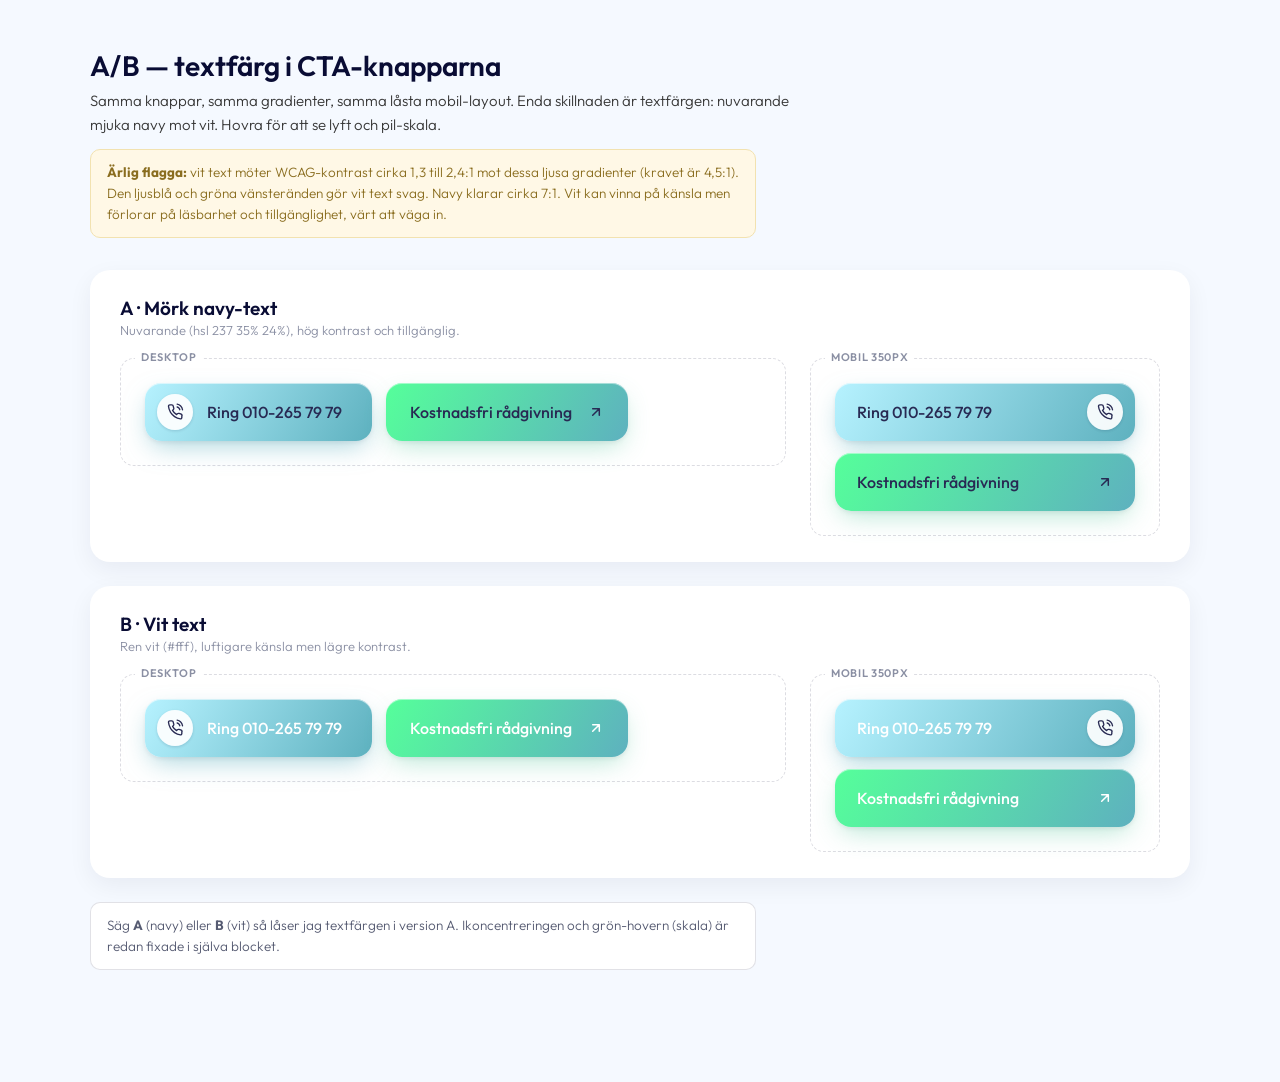
<file: design-history/redesign/cta-textfarg/index.html>
<!DOCTYPE html>
<html lang="sv">
<head>
<meta charset="UTF-8">
<meta name="viewport" content="width=device-width, initial-scale=1">
<title>CTA — A/B textfärg (svart vs vit)</title>
<link rel="preconnect" href="https://fonts.googleapis.com">
<link rel="preconnect" href="https://fonts.gstatic.com" crossorigin>
<link href="https://fonts.googleapis.com/css2?family=Outfit:wght@300;400;500;600;700;800&display=swap" rel="stylesheet">
<style>
*{box-sizing:border-box}
html{font-size:62.5%}
body{margin:0;font-family:'Outfit',system-ui,sans-serif;background:#f5f9ff;color:#363636;font-weight:300;-webkit-font-smoothing:antialiased;padding:48px 20px 80px}
.lab{max-width:1100px;margin:0 auto}
.lab h1{font-size:2.8rem;font-weight:600;color:hsl(237 69% 12%);margin:0 0 6px}
.lab .lede{font-size:1.5rem;line-height:1.6;margin:0 0 12px;max-width:74ch}
.note{font-size:1.35rem;line-height:1.55;color:#8a6d1f;background:#fff8e6;border:1px solid #f2e2b0;border-radius:10px;padding:12px 16px;margin:0 0 32px;max-width:74ch}
.row{background:#fff;border-radius:20px;box-shadow:0 8px 24px rgba(9,11,50,.06);padding:26px 30px;margin-bottom:24px}
.row h2{font-size:1.9rem;font-weight:600;color:hsl(237 69% 12%);margin:0 0 2px}
.row .sub{font-size:1.3rem;color:#8a8fa3;margin:0 0 20px}
.slots{display:grid;grid-template-columns:1fr 350px;gap:24px;align-items:start}
.slot{border:1px dashed rgba(9,11,50,.14);border-radius:14px;padding:24px;position:relative}
.slot .slabel{position:absolute;top:-9px;left:14px;background:#fff;font-size:1.1rem;font-weight:600;color:#8a8fa3;padding:0 6px;letter-spacing:.06em;text-transform:uppercase}
@media (max-width:860px){.slots{grid-template-columns:1fr}}

/* ==== DELAT knapp-skelett (identiskt med va/) ==== */
.cta{display:flex;flex-wrap:wrap;gap:14px}
.btn-ring,.btn-radgivning{
  display:inline-flex;align-items:center;min-height:58px;border-radius:16px;
  font-size:1.6rem;font-weight:500;line-height:1;white-space:nowrap;
  color:hsl(237 35% 24%);text-decoration:none;
  transition:transform .16s ease, box-shadow .16s ease, filter .16s ease;
}
.btn-ring{gap:14px;padding:11px 30px 11px 12px;
  background:linear-gradient(120deg,#b6f2ff 0%,#5eb1bf 100%);
  box-shadow:inset 0 1px 0 rgba(255,255,255,.55),0 2px 4px rgba(9,11,50,.06),0 10px 26px -6px rgba(94,177,191,.55)}
.btn-ring:hover{transform:translateY(-1.5px);filter:saturate(1.08) brightness(1.02)}
.btn-ring__chip{position:relative;flex:0 0 auto;width:36px;height:36px;border-radius:50%;display:inline-flex;align-items:center;justify-content:center;background:rgba(255,255,255,.92);color:hsl(237 35% 24%);box-shadow:0 1px 3px rgba(9,11,50,.14)}
.btn-ring__chip::after{content:"";position:absolute;inset:0;border-radius:50%;box-shadow:0 0 0 0 rgba(255,255,255,.65);animation:ring 2.8s cubic-bezier(.4,0,.4,1) infinite}
@keyframes ring{0%{box-shadow:0 0 0 0 rgba(255,255,255,.65)}55%{box-shadow:0 0 0 9px rgba(255,255,255,0)}100%{box-shadow:0 0 0 0 rgba(255,255,255,0)}}
.btn-radgivning{gap:16px;padding:11px 24px;
  background:linear-gradient(120deg,#55ff9a 0%,#5eb1bf 100%);
  box-shadow:inset 0 1px 0 rgba(255,255,255,.45),0 2px 4px rgba(9,11,50,.06),0 10px 26px -6px rgba(94,199,160,.45)}
.btn-radgivning:hover{transform:translateY(-1.5px);filter:saturate(1.06) brightness(1.02)}
.btn-radgivning .pil{transition:transform .16s ease}
.btn-radgivning:hover .pil{transform:scale(1.18)}
.btn-ring svg,.btn-radgivning svg{flex:0 0 auto}

/* ==== VIT-TEXT-modifiern (endast textfärg — chip oförändrad) ==== */
.txt-vit .btn-ring,.txt-vit .btn-radgivning{color:#fff}
.txt-vit .btn-radgivning svg{stroke:#fff}
/* chipen behålls vit m. mörk lur för läsbarhet på ikonen */

/* ==== mobil-slot: låst layout (text vänster / ikon höger) ==== */
.slot-mob .cta{flex-direction:column;gap:12px;width:100%}
.slot-mob .btn-ring{width:100%;flex-direction:row-reverse;justify-content:space-between;padding:11px 12px 11px 22px}
.slot-mob .btn-radgivning{width:100%;justify-content:space-between;padding:11px 22px}

@media (prefers-reduced-motion:reduce){
  .btn-ring__chip::after{animation:none}
  .btn-ring,.btn-radgivning,.btn-radgivning .pil{transition:none}
}
</style>
</head>
<body>
<main class="lab">
  <h1>A/B — textfärg i CTA-knapparna</h1>
  <p class="lede">Samma knappar, samma gradienter, samma låsta mobil-layout. Enda skillnaden är textfärgen: nuvarande mjuka navy mot vit. Hovra för att se lyft och pil-skala.</p>
  <p class="note"><strong>Ärlig flagga:</strong> vit text möter WCAG-kontrast cirka 1,3 till 2,4:1 mot dessa ljusa gradienter (kravet är 4,5:1). Den ljusblå och gröna vänsteränden gör vit text svag. Navy klarar cirka 7:1. Vit kan vinna på känsla men förlorar på läsbarhet och tillgänglighet, värt att väga in.</p>

  <!-- ============ SVART / NAVY (nuvarande) ============ -->
  <section class="row">
    <h2>A · Mörk navy-text</h2>
    <p class="sub">Nuvarande (hsl 237 35% 24%), hög kontrast och tillgänglig.</p>
    <div class="slots">
      <div class="slot"><span class="slabel">Desktop</span>
        <div class="cta">
          <a class="btn-ring" href="tel:+46102657979">
            <span class="btn-ring__chip" aria-hidden="true"><svg width="17" height="17" viewBox="0.45 -0.49 19 20" fill="none"><path d="M11.9 4.2c.8.2 1.5.6 2 1.1.6.6 1 1.3 1.1 2.1M11.9.8c1.6.2 3.1 1 4.2 2.2 1.2 1.2 1.9 2.7 2.1 4.4M17.4 14.1v2.5c0 .5-.2.9-.5 1.2-.3.3-.8.5-1.2.4-2.4-.3-4.8-1.2-6.8-2.6-1.9-1.3-3.5-3-4.8-5-1.3-2.2-2.2-4.6-2.4-7.2 0-.5.1-.9.4-1.2.3-.3.7-.5 1.2-.5h2.4c.8 0 1.5.6 1.6 1.4.1.8.3 1.6.6 2.3.2.6.1 1.3-.4 1.8l-1 1c1.1 2.1 2.8 3.8 4.7 5l1-1c.5-.5 1.2-.6 1.8-.4.7.3 1.5.5 2.3.6.8.1 1.4.8 1.4 1.7Z" stroke="currentColor" stroke-width="1.6" stroke-linecap="round" stroke-linejoin="round"/></svg></span>Ring 010-265 79 79</a>
          <a class="btn-radgivning" href="https://ampy.se/kontakt/">Kostnadsfri rådgivning<svg class="pil" width="16" height="16" viewBox="0 0 16 16" fill="none" aria-hidden="true"><path d="M4.7 11.3 11.3 4.7M11.3 4.7H4.7M11.3 4.7v6.6" stroke="currentColor" stroke-width="1.5" stroke-linecap="round" stroke-linejoin="round"/></svg></a>
        </div>
      </div>
      <div class="slot slot-mob"><span class="slabel">Mobil 350px</span>
        <div class="cta">
          <a class="btn-ring" href="tel:+46102657979">
            <span class="btn-ring__chip" aria-hidden="true"><svg width="17" height="17" viewBox="0.45 -0.49 19 20" fill="none"><path d="M11.9 4.2c.8.2 1.5.6 2 1.1.6.6 1 1.3 1.1 2.1M11.9.8c1.6.2 3.1 1 4.2 2.2 1.2 1.2 1.9 2.7 2.1 4.4M17.4 14.1v2.5c0 .5-.2.9-.5 1.2-.3.3-.8.5-1.2.4-2.4-.3-4.8-1.2-6.8-2.6-1.9-1.3-3.5-3-4.8-5-1.3-2.2-2.2-4.6-2.4-7.2 0-.5.1-.9.4-1.2.3-.3.7-.5 1.2-.5h2.4c.8 0 1.5.6 1.6 1.4.1.8.3 1.6.6 2.3.2.6.1 1.3-.4 1.8l-1 1c1.1 2.1 2.8 3.8 4.7 5l1-1c.5-.5 1.2-.6 1.8-.4.7.3 1.5.5 2.3.6.8.1 1.4.8 1.4 1.7Z" stroke="currentColor" stroke-width="1.6" stroke-linecap="round" stroke-linejoin="round"/></svg></span>Ring 010-265 79 79</a>
          <a class="btn-radgivning" href="https://ampy.se/kontakt/">Kostnadsfri rådgivning<svg class="pil" width="16" height="16" viewBox="0 0 16 16" fill="none" aria-hidden="true"><path d="M4.7 11.3 11.3 4.7M11.3 4.7H4.7M11.3 4.7v6.6" stroke="currentColor" stroke-width="1.5" stroke-linecap="round" stroke-linejoin="round"/></svg></a>
        </div>
      </div>
    </div>
  </section>

  <!-- ============ VIT ============ -->
  <section class="row txt-vit">
    <h2>B · Vit text</h2>
    <p class="sub">Ren vit (#fff), luftigare känsla men lägre kontrast.</p>
    <div class="slots">
      <div class="slot"><span class="slabel">Desktop</span>
        <div class="cta">
          <a class="btn-ring" href="tel:+46102657979">
            <span class="btn-ring__chip" aria-hidden="true"><svg width="17" height="17" viewBox="0.45 -0.49 19 20" fill="none"><path d="M11.9 4.2c.8.2 1.5.6 2 1.1.6.6 1 1.3 1.1 2.1M11.9.8c1.6.2 3.1 1 4.2 2.2 1.2 1.2 1.9 2.7 2.1 4.4M17.4 14.1v2.5c0 .5-.2.9-.5 1.2-.3.3-.8.5-1.2.4-2.4-.3-4.8-1.2-6.8-2.6-1.9-1.3-3.5-3-4.8-5-1.3-2.2-2.2-4.6-2.4-7.2 0-.5.1-.9.4-1.2.3-.3.7-.5 1.2-.5h2.4c.8 0 1.5.6 1.6 1.4.1.8.3 1.6.6 2.3.2.6.1 1.3-.4 1.8l-1 1c1.1 2.1 2.8 3.8 4.7 5l1-1c.5-.5 1.2-.6 1.8-.4.7.3 1.5.5 2.3.6.8.1 1.4.8 1.4 1.7Z" stroke="currentColor" stroke-width="1.6" stroke-linecap="round" stroke-linejoin="round"/></svg></span>Ring 010-265 79 79</a>
          <a class="btn-radgivning" href="https://ampy.se/kontakt/">Kostnadsfri rådgivning<svg class="pil" width="16" height="16" viewBox="0 0 16 16" fill="none" aria-hidden="true"><path d="M4.7 11.3 11.3 4.7M11.3 4.7H4.7M11.3 4.7v6.6" stroke="currentColor" stroke-width="1.5" stroke-linecap="round" stroke-linejoin="round"/></svg></a>
        </div>
      </div>
      <div class="slot slot-mob"><span class="slabel">Mobil 350px</span>
        <div class="cta">
          <a class="btn-ring" href="tel:+46102657979">
            <span class="btn-ring__chip" aria-hidden="true"><svg width="17" height="17" viewBox="0.45 -0.49 19 20" fill="none"><path d="M11.9 4.2c.8.2 1.5.6 2 1.1.6.6 1 1.3 1.1 2.1M11.9.8c1.6.2 3.1 1 4.2 2.2 1.2 1.2 1.9 2.7 2.1 4.4M17.4 14.1v2.5c0 .5-.2.9-.5 1.2-.3.3-.8.5-1.2.4-2.4-.3-4.8-1.2-6.8-2.6-1.9-1.3-3.5-3-4.8-5-1.3-2.2-2.2-4.6-2.4-7.2 0-.5.1-.9.4-1.2.3-.3.7-.5 1.2-.5h2.4c.8 0 1.5.6 1.6 1.4.1.8.3 1.6.6 2.3.2.6.1 1.3-.4 1.8l-1 1c1.1 2.1 2.8 3.8 4.7 5l1-1c.5-.5 1.2-.6 1.8-.4.7.3 1.5.5 2.3.6.8.1 1.4.8 1.4 1.7Z" stroke="currentColor" stroke-width="1.6" stroke-linecap="round" stroke-linejoin="round"/></svg></span>Ring 010-265 79 79</a>
          <a class="btn-radgivning" href="https://ampy.se/kontakt/">Kostnadsfri rådgivning<svg class="pil" width="16" height="16" viewBox="0 0 16 16" fill="none" aria-hidden="true"><path d="M4.7 11.3 11.3 4.7M11.3 4.7H4.7M11.3 4.7v6.6" stroke="currentColor" stroke-width="1.5" stroke-linecap="round" stroke-linejoin="round"/></svg></a>
        </div>
      </div>
    </div>
  </section>

  <p class="note" style="color:#565b72;background:#fff;border-color:rgba(9,11,50,.12)">Säg <strong>A</strong> (navy) eller <strong>B</strong> (vit) så låser jag textfärgen i version A. Ikoncentreringen och grön-hovern (skala) är redan fixade i själva blocket.</p>
</main>
</body>
</html>
</file>
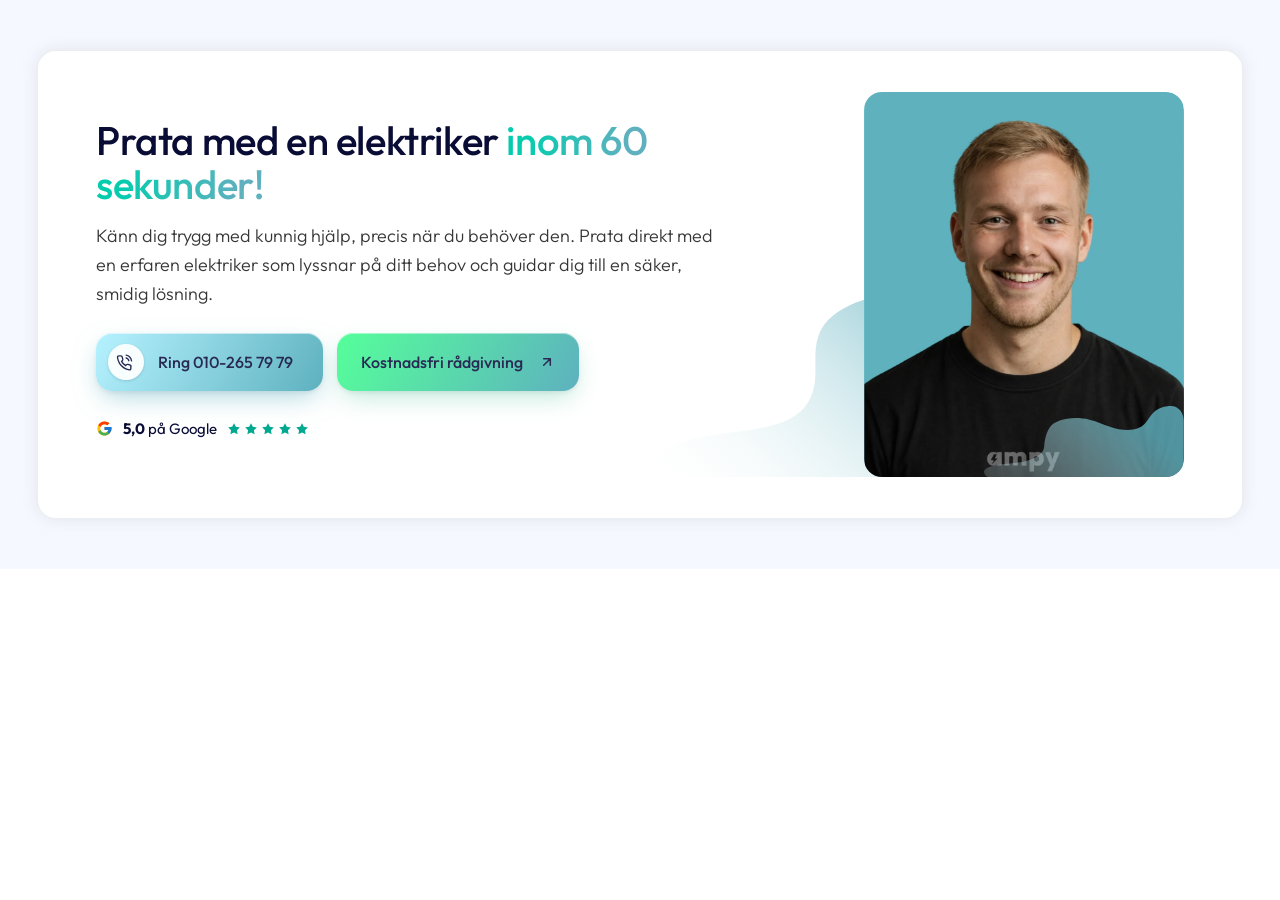
<file: design-history/redesign/va/index.html>
<!DOCTYPE html>
<html lang="sv">
<head>
<meta charset="UTF-8">
<meta name="viewport" content="width=device-width, initial-scale=1">
<title>Main CTA — Version A · Ring direkt</title>
<link rel="preconnect" href="https://fonts.googleapis.com">
<link rel="preconnect" href="https://fonts.gstatic.com" crossorigin>
<link href="https://fonts.googleapis.com/css2?family=Outfit:wght@300;400;500;600;700;800&display=swap" rel="stylesheet">
<style>
/* ============================================================
   VERSION A (rev 2) — 1:1 med baslinjens geometri, med de 20 %:
   Edvin-bilden i SAMMA placering som originalet (80 % bredd,
   flex-end, bröstbild), EN ring-CTA, båda vågorna tillbaka,
   rubrik bruten så endast "sekunder!" ligger på rad 2 (desktop),
   nya g-row-badgen finjusterad, mobil: centrerad rubrik + paragraf.
   Ampy-tokens verbatim.
   ============================================================ */
:root{
  --teal:hsl(171 100% 33%);
  --teal-bright:hsl(171 95% 41%);
  --blue:hsl(189 43% 56%);
  --midnight:hsl(237 69% 12%);
  --ink:#363636;
  --section-bg:#f5f9ff;
  --radius-l:clamp(16px, 1.4vw, 20px);
  --radius-m:16px;
}
*,:after,:before{box-sizing:border-box}
html{font-size:62.5%}
body{
  margin:0;font-family:'Outfit',system-ui,sans-serif;font-weight:300;
  color:var(--ink);background:#fff;
  -webkit-font-smoothing:antialiased;-moz-osx-font-smoothing:grayscale;
}
img{max-width:100%;display:block}
a{text-decoration:none;color:inherit}

.mcta{background:var(--section-bg);padding:clamp(28px,4vw,56px) clamp(16px,3vw,40px);display:flex;justify-content:center}
.mcta__card{
  position:relative;overflow:hidden;
  width:min(1280px,100%);
  background:#fff;border-radius:var(--radius-l);
  box-shadow:0 0 16px rgba(190,190,190,.4);
  display:grid;grid-template-columns:1fr 400px;gap:clamp(24px,3vw,48px);
  padding:clamp(28px,3.2vw,48px) clamp(28px,4.5vw,72px);
  align-items:center;
}
/* bg-vågen (Vector-3) — bakom allt, förankrad nere-höger som i originalet */
.mcta__bgwave{
  position:absolute;right:clamp(28px,4.5vw,72px);bottom:clamp(28px,3.2vw,48px);
  width:44%;height:auto;z-index:0;pointer-events:none;
}
.mcta__text{position:relative;z-index:1;min-width:0;display:flex;flex-direction:column;align-items:flex-start;gap:16px}

.mcta__h{
  margin:0;font-size:clamp(2.8rem,1.25vw + 2.4rem,4rem);font-weight:500;line-height:1.1;
  color:var(--midnight);letter-spacing:-.01em;
}
.mcta__h .grad{
  color:var(--teal-bright); /* fallback om text-clip ej stöds */
  background:linear-gradient(90deg,var(--teal-bright) 15%,var(--blue) 85%);
  -webkit-background-clip:text;background-clip:text;-webkit-text-fill-color:transparent;
  -webkit-box-decoration-break:clone;box-decoration-break:clone; /* jämn gradient över radbrytning (Safari-söm) */
  font-weight:inherit;
}
/* resiliens: gradient-text får aldrig försvinna om bakgrundsgrafik nollas */
@supports not ((-webkit-background-clip:text) or (background-clip:text)){
  .mcta__h .grad{-webkit-text-fill-color:currentColor;background:none;color:var(--teal-bright)}
}
@media (forced-colors:active){
  .mcta__h .grad{-webkit-text-fill-color:currentColor;background:none;color:CanvasText}
}
@media print{
  .mcta__h .grad{-webkit-text-fill-color:currentColor;background:none;color:#090b32}
}
/* forcerad brytning ("...inom 60" / "sekunder!") ENDAST på bred desktop där
   vänsterkolumnen rymmer rad 1 — under 1300px sköter naturlig brytning det
   utan orphan (verifierat: 1120px ger rent 2-radigt "...inom" / "60 sekunder!") */
.br-d{display:none}
@media (min-width:1300px){.br-d{display:inline}}
.mcta__p{
  margin:0;font-size:clamp(1.6rem,.21vw + 1.53rem,1.8rem);line-height:1.6;
  max-width:52ch;text-align:left;
}

/* ============ CTA-PARET ============
   Ring (blå, primär) + Kostnadsfri rådgivning (grön, kanoniska
   cta-primary-gradienten). Enhetligt skelett: samma höjd, radius,
   typografi (mjukad 500, mjuk navy) och skugg-språk — text vänster /
   ikon höger på mobil (som live-blocket), chip-vänster på desktop. */
.mcta__cta{display:flex;flex-wrap:wrap;gap:14px;margin-top:8px}
.btn-ring,.btn-radgivning{
  display:inline-flex;align-items:center;
  min-height:58px;border-radius:var(--radius-m);
  font-size:1.6rem;font-weight:500;line-height:1;white-space:nowrap;
  color:hsl(237 35% 24%);
  transition:transform .16s ease, box-shadow .16s ease, filter .16s ease;
}
.btn-ring{
  gap:14px;padding:11px 30px 11px 12px;
  background:linear-gradient(120deg,#b6f2ff 0%,#5eb1bf 100%);
  box-shadow:
    inset 0 1px 0 rgba(255,255,255,.55),
    0 2px 4px rgba(9,11,50,.06),
    0 10px 26px -6px rgba(94,177,191,.55);
}
.btn-ring:hover{
  transform:translateY(-1.5px);
  filter:saturate(1.08) brightness(1.02);
  box-shadow:
    inset 0 1px 0 rgba(255,255,255,.55),
    0 3px 6px rgba(9,11,50,.07),
    0 16px 34px -8px rgba(94,177,191,.65);
}
.btn-ring:active{transform:translateY(0);filter:saturate(1.05)}
.btn-ring:focus-visible{outline:3px solid var(--blue);outline-offset:3px}
.btn-ring__chip{
  position:relative;flex:0 0 auto;
  width:36px;height:36px;border-radius:50%;
  display:inline-flex;align-items:center;justify-content:center;
  background:rgba(255,255,255,.92);color:hsl(237 35% 24%);
  box-shadow:0 1px 3px rgba(9,11,50,.14);
}
.btn-ring__chip::after{
  content:"";position:absolute;inset:0;border-radius:50%;
  box-shadow:0 0 0 0 rgba(255,255,255,.65);
  animation:mctaRing 2.8s cubic-bezier(.4,0,.4,1) infinite;
}
@keyframes mctaRing{
  0%{box-shadow:0 0 0 0 rgba(255,255,255,.65)}
  55%{box-shadow:0 0 0 9px rgba(255,255,255,0)}
  100%{box-shadow:0 0 0 0 rgba(255,255,255,0)}
}
.btn-radgivning{
  gap:16px;padding:11px 24px;
  background:linear-gradient(120deg,#55ff9a 0%,#5eb1bf 100%);
  box-shadow:
    inset 0 1px 0 rgba(255,255,255,.45),
    0 2px 4px rgba(9,11,50,.06),
    0 10px 26px -6px rgba(94,199,160,.45);
}
.btn-radgivning:hover{
  transform:translateY(-1.5px);
  filter:saturate(1.06) brightness(1.02);
  box-shadow:
    inset 0 1px 0 rgba(255,255,255,.5),
    0 3px 6px rgba(9,11,50,.07),
    0 16px 34px -8px rgba(94,199,160,.55);
}
.btn-radgivning:active{transform:translateY(0)}
.btn-radgivning:focus-visible{outline:3px solid var(--teal);outline-offset:3px}
.btn-radgivning .pil{transition:transform .16s ease}
.btn-radgivning:hover .pil{transform:scale(1.18)}
@media (prefers-reduced-motion:reduce){
  .btn-ring__chip::after{animation:none}
  .btn-ring,.btn-ring:hover,.btn-radgivning,.btn-radgivning:hover{transition:none;transform:none}
  .btn-radgivning .pil,.btn-radgivning:hover .pil{transition:none;transform:none}
}
.btn-ring svg,.btn-radgivning svg{flex:0 0 auto}
/* optisk mikro-nudge: luren en gnutta ner-vänster i chipen */
.btn-ring__chip svg{transform:translate(-1px,1px)}

/* proof-raden — g-row-mönstret, optiskt linjerad:
   allt flex-centrerat på en 17px-axel, enhetlig 10px-rytm,
   stjärnraden knuten till labelns versalhöjd */
.g-row{
  display:inline-flex;align-items:center;flex-wrap:wrap;gap:10px;
  min-height:44px;padding:6px 0;
  font-size:1.5rem;font-weight:400;color:var(--midnight);line-height:1;
}
.g-row:focus-visible{outline:3px solid var(--teal);outline-offset:3px;border-radius:6px}
.g-row .g-icon{display:block;flex:0 0 auto}
.g-row .g-label{display:block;white-space:nowrap}
.g-row strong{font-weight:700}
.g-row:hover .g-label{text-decoration:underline;text-underline-offset:3px}
.g-row .stars{display:inline-flex;gap:3px}
.g-row .stars svg{width:14px;height:14px;fill:var(--teal);display:block}

/* bildblocket — baslinjens geometri: kolumn 400px, bilden 80 % bredd,
   flex-end, samma boxproportion som originalbilden (320×366), radius,
   overlay-vågen nere-höger över bildens nedre hörn */
.mcta__media{
  margin:0;position:relative;z-index:1;align-self:stretch;
  display:flex;align-items:flex-end;justify-content:flex-end;
  border-radius:var(--radius-l);overflow:hidden;
  min-height:366px;
}
/* croppen: fönstret täcker huvudtopp (~16 %) med luft ovanför NER TILL
   ampy-loggan på tröjan (~86 %) — samma framing på alla enheter */
.mcta__media .photo{
  width:80%;height:auto;aspect-ratio:320/385;object-fit:cover;object-position:50% 46%;
  border-radius:var(--radius-l);
}
.mcta__wave{
  position:absolute;right:0;bottom:-1px;width:50%;height:auto;z-index:2;pointer-events:none;
}

@media (max-width:1024px){
  .mcta__card{grid-template-columns:1fr 340px;padding:32px 36px}
  .mcta__bgwave{right:36px;bottom:32px}
  .mcta__media{min-height:0}
}
@media (max-width:767px){
  .mcta__card{grid-template-columns:1fr;gap:20px;padding:20px 20px 28px}
  .mcta__bgwave{display:none}
  .mcta__media{order:-1;align-self:auto;justify-content:center;min-height:0}
  .mcta__media .photo{width:100%;aspect-ratio:320/385;object-position:50% 46%}
  .mcta__wave{width:60%}
  .mcta__text{align-items:center}
  .mcta__h{text-align:center;font-size:clamp(2.4rem,5.5vw,3rem);line-height:1.16}
  .mcta__p{text-align:center}
  .mcta__cta{width:100%;flex-direction:column;gap:12px}
  /* mobil: text vänster / ikon höger (live-blockets grammatik) */
  .btn-ring{width:100%;flex-direction:row-reverse;justify-content:space-between;padding:11px 12px 11px 22px}
  .btn-radgivning{width:100%;justify-content:space-between;padding:11px 22px}
  .g-row{align-self:center}
}
@media (max-width:360px){
  .mcta__h{font-size:2.2rem}
}
</style>
</head>
<body>

<section class="mcta">
  <div class="mcta__card">
    <img class="mcta__bgwave" src="../assets/Vector-3.svg" alt="" aria-hidden="true" width="652" height="273">

    <div class="mcta__text">
      <h2 class="mcta__h">Prata med en elektriker <span class="grad">inom 60<br class="br-d"> sekunder!</span></h2>
      <p class="mcta__p">Känn dig trygg med kunnig hjälp, precis när du behöver den. Prata direkt med en erfaren elektriker som lyssnar på ditt behov och guidar dig till en säker, smidig lösning.</p>
      <div class="mcta__cta">
        <a class="btn-ring" href="tel:+46102657979">
          <span class="btn-ring__chip" aria-hidden="true">
            <svg width="17" height="17" viewBox="0.45 -0.49 19 20" fill="none"><path d="M11.9 4.2c.8.2 1.5.6 2 1.1.6.6 1 1.3 1.1 2.1M11.9.8c1.6.2 3.1 1 4.2 2.2 1.2 1.2 1.9 2.7 2.1 4.4M17.4 14.1v2.5c0 .5-.2.9-.5 1.2-.3.3-.8.5-1.2.4-2.4-.3-4.8-1.2-6.8-2.6-1.9-1.3-3.5-3-4.8-5-1.3-2.2-2.2-4.6-2.4-7.2 0-.5.1-.9.4-1.2.3-.3.7-.5 1.2-.5h2.4c.8 0 1.5.6 1.6 1.4.1.8.3 1.6.6 2.3.2.6.1 1.3-.4 1.8l-1 1c1.1 2.1 2.8 3.8 4.7 5l1-1c.5-.5 1.2-.6 1.8-.4.7.3 1.5.5 2.3.6.8.1 1.4.8 1.4 1.7Z" stroke="currentColor" stroke-width="1.6" stroke-linecap="round" stroke-linejoin="round"/></svg>
          </span>
          Ring 010-265 79 79
        </a>
        <a class="btn-radgivning" href="https://ampy.se/kontakt/">
          Kostnadsfri rådgivning
          <svg class="pil" width="16" height="16" viewBox="0 0 16 16" fill="none" aria-hidden="true"><path d="M4.7 11.3 11.3 4.7M11.3 4.7H4.7M11.3 4.7v6.6" stroke="currentColor" stroke-width="1.5" stroke-linecap="round" stroke-linejoin="round"/></svg>
        </a>
      </div>
      <a class="g-row" href="https://www.google.com/maps/place/Ampy/@59.3576299,17.9842061,17z/data=!3m1!4b1!4m6!3m5!1s0x2bec1ce5c4ed9ce9:0xfce1752e84a1bfee!8m2!3d59.3576272!4d17.986781!16s%2Fg%2F11ypjy9rrm" target="_blank" rel="noopener" aria-label="Ampys betyg: 5,0 av 5 på Google — läs recensionerna">
        <svg class="g-icon" width="17" height="17" viewBox="0 0 48 48" aria-hidden="true"><path fill="#FFC107" d="M43.6 20.1H42V20H24v8h11.3C33.7 32.7 29.2 36 24 36c-6.6 0-12-5.4-12-12s5.4-12 12-12c3.1 0 5.9 1.2 8 3l5.7-5.7C34.2 6.1 29.3 4 24 4 13 4 4 13 4 24s9 20 20 20 20-9 20-20c0-1.3-.1-2.6-.4-3.9z"/><path fill="#FF3D00" d="m6.3 14.7 6.6 4.8C14.7 15.1 19 12 24 12c3.1 0 5.9 1.2 8 3l5.7-5.7C34.2 6.1 29.3 4 24 4 16.3 4 9.7 8.3 6.3 14.7z"/><path fill="#4CAF50" d="M24 44c5.2 0 9.9-2 13.4-5.2l-6.2-5.2C29.2 35.1 26.7 36 24 36c-5.2 0-9.6-3.3-11.3-8l-6.5 5C9.5 39.6 16.2 44 24 44z"/><path fill="#1976D2" d="M43.6 20.1H42V20H24v8h11.3c-.8 2.2-2.2 4.2-4.1 5.6l6.2 5.2C41.4 34.8 44 29.9 44 24c0-1.3-.1-2.6-.4-3.9z"/></svg>
        <span class="g-label"><strong>5,0</strong> på Google</span>
        <span class="stars" aria-hidden="true">
          <svg viewBox="0 0 24 24"><path d="m12 2 3.1 6.3 6.9 1-5 4.9 1.2 6.9L12 17.8 5.8 21l1.2-6.9-5-4.9 6.9-1z"/></svg>
          <svg viewBox="0 0 24 24"><path d="m12 2 3.1 6.3 6.9 1-5 4.9 1.2 6.9L12 17.8 5.8 21l1.2-6.9-5-4.9 6.9-1z"/></svg>
          <svg viewBox="0 0 24 24"><path d="m12 2 3.1 6.3 6.9 1-5 4.9 1.2 6.9L12 17.8 5.8 21l1.2-6.9-5-4.9 6.9-1z"/></svg>
          <svg viewBox="0 0 24 24"><path d="m12 2 3.1 6.3 6.9 1-5 4.9 1.2 6.9L12 17.8 5.8 21l1.2-6.9-5-4.9 6.9-1z"/></svg>
          <svg viewBox="0 0 24 24"><path d="m12 2 3.1 6.3 6.9 1-5 4.9 1.2 6.9L12 17.8 5.8 21l1.2-6.9-5-4.9 6.9-1z"/></svg>
        </span>
      </a>
    </div>

    <figure class="mcta__media">
      <img class="photo" src="../assets/edvin.webp" alt="Edvin, elektriker på Ampy" width="933" height="1400" fetchpriority="high">
      <img class="mcta__wave" src="../assets/overlay.svg" alt="" aria-hidden="true" width="277" height="100">
    </figure>
  </div>
</section>

</body>
</html>
</file>
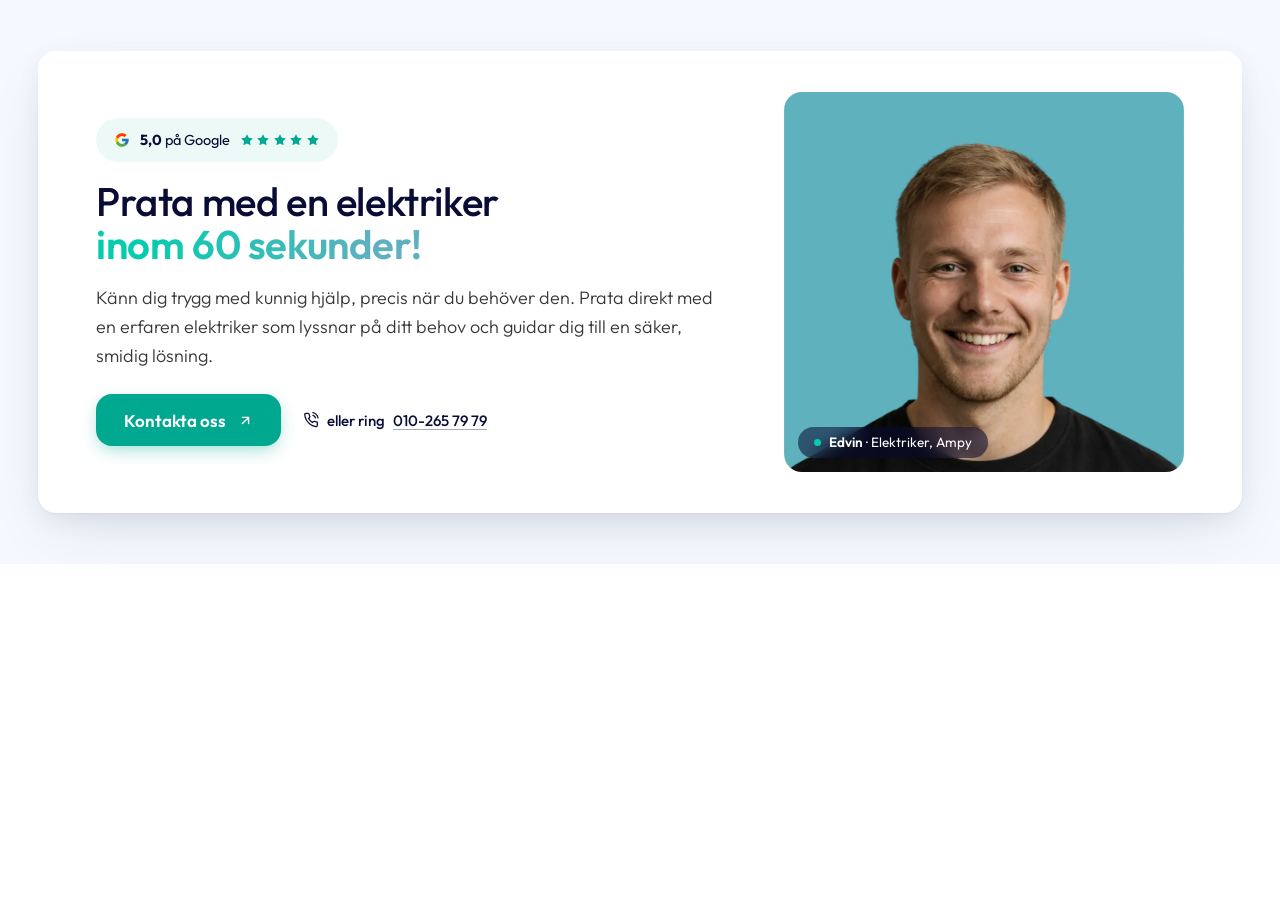
<file: design-history/redesign/vb/index.html>
<!DOCTYPE html>
<html lang="sv">
<head>
<meta charset="UTF-8">
<meta name="viewport" content="width=device-width, initial-scale=1">
<title>Main CTA — Version B · Proof först</title>
<link rel="preconnect" href="https://fonts.googleapis.com">
<link rel="preconnect" href="https://fonts.gstatic.com" crossorigin>
<link href="https://fonts.googleapis.com/css2?family=Outfit:wght@300;400;500;600;700;800&display=swap" rel="stylesheet">
<style>
/* ============================================================
   VERSION B — "Proof först": Google-betyget som eyebrow ÖVER
   rubriken (proof före ask), EN primär CTA + ring som textlänk,
   namnchip på fotot (äkta elektriker = äkta trovärdighet).
   Gradient på värdelöftet. Ampy-tokens verbatim.
   ============================================================ */
:root{
  --teal:hsl(171 100% 33%);
  --teal-bright:hsl(171 95% 41%);
  --blue:hsl(189 43% 56%);
  --midnight:hsl(237 69% 12%);
  --ink:#363636;
  --section-bg:#f5f9ff;
  --radius-l:clamp(16px, 1.4vw, 20px);
  --radius-m:16px;
}
*,:after,:before{box-sizing:border-box}
html{font-size:62.5%}
body{
  margin:0;font-family:'Outfit',system-ui,sans-serif;font-weight:300;
  color:var(--ink);background:#fff;
  -webkit-font-smoothing:antialiased;-moz-osx-font-smoothing:grayscale;
}
img{max-width:100%;display:block}
a{text-decoration:none;color:inherit}

.mcta{background:var(--section-bg);padding:clamp(28px,4vw,56px) clamp(16px,3vw,40px);display:flex;justify-content:center}
.mcta__card{
  width:min(1280px,100%);
  background:#fff;border-radius:var(--radius-l);
  box-shadow:0 1px 2px rgba(9,11,50,.04), 0 8px 24px rgba(9,11,50,.06), 0 24px 64px -12px rgba(9,11,50,.10);
  display:grid;grid-template-columns:1fr 400px;gap:clamp(24px,3vw,48px);
  padding:clamp(28px,3.2vw,48px) clamp(28px,4.5vw,72px);
  align-items:center;
}
.mcta__text{display:flex;flex-direction:column;align-items:flex-start;gap:clamp(12px,1.4vw,18px)}

/* proof-eyebrow — g-row-mönstret, pill-form så det läses som badge */
.g-row{
  display:inline-flex;align-items:center;gap:10px;
  min-height:44px;padding:10px 18px;border-radius:999px;
  background:rgba(0,169,145,.07);
  font-size:1.45rem;font-weight:400;color:var(--midnight);line-height:1;
}
.g-row strong{font-weight:700}
.g-row:hover .g-label{text-decoration:underline}
.g-row .stars{display:inline-flex;gap:2.5px}
.g-row .stars svg{width:14px;height:14px;fill:var(--teal);display:block}
.g-row .g-icon{display:block}

.mcta__h{
  margin:0;font-size:clamp(2.8rem,1.25vw + 2.4rem,4rem);font-weight:500;line-height:1.08;
  color:var(--midnight);letter-spacing:-.01em;text-wrap:balance;
}
.mcta__h .grad{
  background:linear-gradient(90deg,var(--teal-bright) 15%,var(--blue) 85%);
  -webkit-background-clip:text;background-clip:text;-webkit-text-fill-color:transparent;
  font-weight:600;
}
.mcta__p{
  margin:0;font-size:clamp(1.6rem,.21vw + 1.53rem,1.8rem);line-height:1.6;
  max-width:52ch;text-align:left;
}

.mcta__cta{display:flex;align-items:center;flex-wrap:wrap;gap:10px 22px;margin-top:6px}
.btn{
  display:inline-flex;align-items:center;justify-content:center;gap:12px;
  min-height:52px;padding:14px 28px;border-radius:var(--radius-m);
  font-size:clamp(1.5rem,.2vw + 1.45rem,1.7rem);font-weight:600;line-height:1;white-space:nowrap;
  background:var(--teal);color:#fff;
  box-shadow:0 6px 18px -4px rgba(0,169,145,.45);
  transition:transform .15s ease, box-shadow .15s ease, background-color .15s ease;
}
.btn:hover{transform:translateY(-1px);background:hsl(171 100% 29%);box-shadow:0 10px 24px -4px rgba(0,169,145,.5)}
.btn:focus-visible{outline:3px solid var(--teal);outline-offset:3px}
.ring-link{
  display:inline-flex;align-items:center;gap:8px;min-height:44px;
  font-size:1.5rem;font-weight:500;color:var(--midnight);
}
.ring-link u{text-decoration-color:rgba(9,11,50,.35);text-underline-offset:3px}
.ring-link:hover u{text-decoration-color:var(--midnight)}

.mcta__media{
  margin:0;position:relative;border-radius:var(--radius-l);overflow:hidden;align-self:stretch;
  min-height:380px;
}
.mcta__media img{
  width:100%;height:100%;object-fit:cover;object-position:50% 18%;
  position:absolute;inset:0;
}
.namechip{
  position:absolute;left:14px;bottom:14px;z-index:1;
  display:inline-flex;align-items:center;gap:8px;
  padding:9px 16px;border-radius:999px;
  background:rgba(9,11,50,.55);backdrop-filter:blur(8px);-webkit-backdrop-filter:blur(8px);
  color:#fff;font-size:1.35rem;font-weight:400;line-height:1;
}
.namechip strong{font-weight:600}
.namechip .dot{width:7px;height:7px;border-radius:50%;background:var(--teal-bright);flex:0 0 auto}

@media (max-width:1024px){
  .mcta__card{grid-template-columns:1fr 340px;padding:32px 36px}
}
@media (max-width:767px){
  .mcta__card{grid-template-columns:1fr;gap:20px;padding:20px 20px 28px}
  .mcta__media{order:-1;min-height:0;aspect-ratio:16/10;max-height:min(46vw,340px)}
  .mcta__media img{object-position:50% 24%}
  .namechip{left:12px;top:12px;bottom:auto;font-size:1.25rem;padding:8px 14px}
  .mcta__text{align-items:center}
  .g-row{align-self:center}
  .mcta__h{text-align:center;font-size:clamp(2.4rem,5.5vw,3rem);line-height:1.16}
  .mcta__p{text-align:left}
  .mcta__cta{width:100%;flex-direction:column;gap:8px}
  .btn{width:100%}
}
@media (max-width:360px){
  .mcta__h{font-size:2.2rem}
}
</style>
</head>
<body>

<section class="mcta">
  <div class="mcta__card">
    <div class="mcta__text">
      <a class="g-row" href="https://www.google.com/maps/place/Ampy/@59.3576299,17.9842061,17z/data=!3m1!4b1!4m6!3m5!1s0x2bec1ce5c4ed9ce9:0xfce1752e84a1bfee!8m2!3d59.3576272!4d17.986781!16s%2Fg%2F11ypjy9rrm" target="_blank" rel="noopener" aria-label="Ampys betyg: 5,0 av 5 på Google — läs recensionerna">
        <svg class="g-icon" width="16" height="16" viewBox="0 0 48 48" aria-hidden="true"><path fill="#FFC107" d="M43.6 20.1H42V20H24v8h11.3C33.7 32.7 29.2 36 24 36c-6.6 0-12-5.4-12-12s5.4-12 12-12c3.1 0 5.9 1.2 8 3l5.7-5.7C34.2 6.1 29.3 4 24 4 13 4 4 13 4 24s9 20 20 20 20-9 20-20c0-1.3-.1-2.6-.4-3.9z"/><path fill="#FF3D00" d="m6.3 14.7 6.6 4.8C14.7 15.1 19 12 24 12c3.1 0 5.9 1.2 8 3l5.7-5.7C34.2 6.1 29.3 4 24 4 16.3 4 9.7 8.3 6.3 14.7z"/><path fill="#4CAF50" d="M24 44c5.2 0 9.9-2 13.4-5.2l-6.2-5.2C29.2 35.1 26.7 36 24 36c-5.2 0-9.6-3.3-11.3-8l-6.5 5C9.5 39.6 16.2 44 24 44z"/><path fill="#1976D2" d="M43.6 20.1H42V20H24v8h11.3c-.8 2.2-2.2 4.2-4.1 5.6l6.2 5.2C41.4 34.8 44 29.9 44 24c0-1.3-.1-2.6-.4-3.9z"/></svg>
        <span class="g-label"><strong>5,0</strong>&nbsp;på Google</span>
        <span class="stars" aria-hidden="true">
          <svg viewBox="0 0 24 24"><path d="m12 2 3.1 6.3 6.9 1-5 4.9 1.2 6.9L12 17.8 5.8 21l1.2-6.9-5-4.9 6.9-1z"/></svg>
          <svg viewBox="0 0 24 24"><path d="m12 2 3.1 6.3 6.9 1-5 4.9 1.2 6.9L12 17.8 5.8 21l1.2-6.9-5-4.9 6.9-1z"/></svg>
          <svg viewBox="0 0 24 24"><path d="m12 2 3.1 6.3 6.9 1-5 4.9 1.2 6.9L12 17.8 5.8 21l1.2-6.9-5-4.9 6.9-1z"/></svg>
          <svg viewBox="0 0 24 24"><path d="m12 2 3.1 6.3 6.9 1-5 4.9 1.2 6.9L12 17.8 5.8 21l1.2-6.9-5-4.9 6.9-1z"/></svg>
          <svg viewBox="0 0 24 24"><path d="m12 2 3.1 6.3 6.9 1-5 4.9 1.2 6.9L12 17.8 5.8 21l1.2-6.9-5-4.9 6.9-1z"/></svg>
        </span>
      </a>

      <h2 class="mcta__h">Prata med en elektriker <span class="grad">inom 60&nbsp;sekunder!</span></h2>
      <p class="mcta__p">Känn dig trygg med kunnig hjälp, precis när du behöver den. Prata direkt med en erfaren elektriker som lyssnar på ditt behov och guidar dig till en säker, smidig lösning.</p>

      <div class="mcta__cta">
        <a class="btn" href="https://ampy.se/kontakt/">
          Kontakta oss
          <svg width="15" height="15" viewBox="0 0 16 16" fill="none" aria-hidden="true"><path d="M4.7 11.3 11.3 4.7M11.3 4.7H4.7M11.3 4.7v6.6" stroke="currentColor" stroke-width="1.5" stroke-linecap="round" stroke-linejoin="round"/></svg>
        </a>
        <a class="ring-link" href="tel:+46102657979">
          <svg width="16" height="16" viewBox="0 0 19 20" fill="none" aria-hidden="true"><path d="M11.9 4.2c.8.2 1.5.6 2 1.1.6.6 1 1.3 1.1 2.1M11.9.8c1.6.2 3.1 1 4.2 2.2 1.2 1.2 1.9 2.7 2.1 4.4M17.4 14.1v2.5c0 .5-.2.9-.5 1.2-.3.3-.8.5-1.2.4-2.4-.3-4.8-1.2-6.8-2.6-1.9-1.3-3.5-3-4.8-5-1.3-2.2-2.2-4.6-2.4-7.2 0-.5.1-.9.4-1.2.3-.3.7-.5 1.2-.5h2.4c.8 0 1.5.6 1.6 1.4.1.8.3 1.6.6 2.3.2.6.1 1.3-.4 1.8l-1 1c1.1 2.1 2.8 3.8 4.7 5l1-1c.5-.5 1.2-.6 1.8-.4.7.3 1.5.5 2.3.6.8.1 1.4.8 1.4 1.7Z" stroke="currentColor" stroke-width="1.6" stroke-linecap="round" stroke-linejoin="round"/></svg>
          eller ring <u>010-265 79 79</u>
        </a>
      </div>
    </div>

    <figure class="mcta__media">
      <img src="../assets/edvin.webp" alt="Edvin, elektriker på Ampy" width="933" height="1400" fetchpriority="high">
      <span class="namechip"><span class="dot" aria-hidden="true"></span><span><strong>Edvin</strong>&nbsp;· Elektriker, Ampy</span></span>
    </figure>
  </div>
</section>

</body>
</html>
</file>
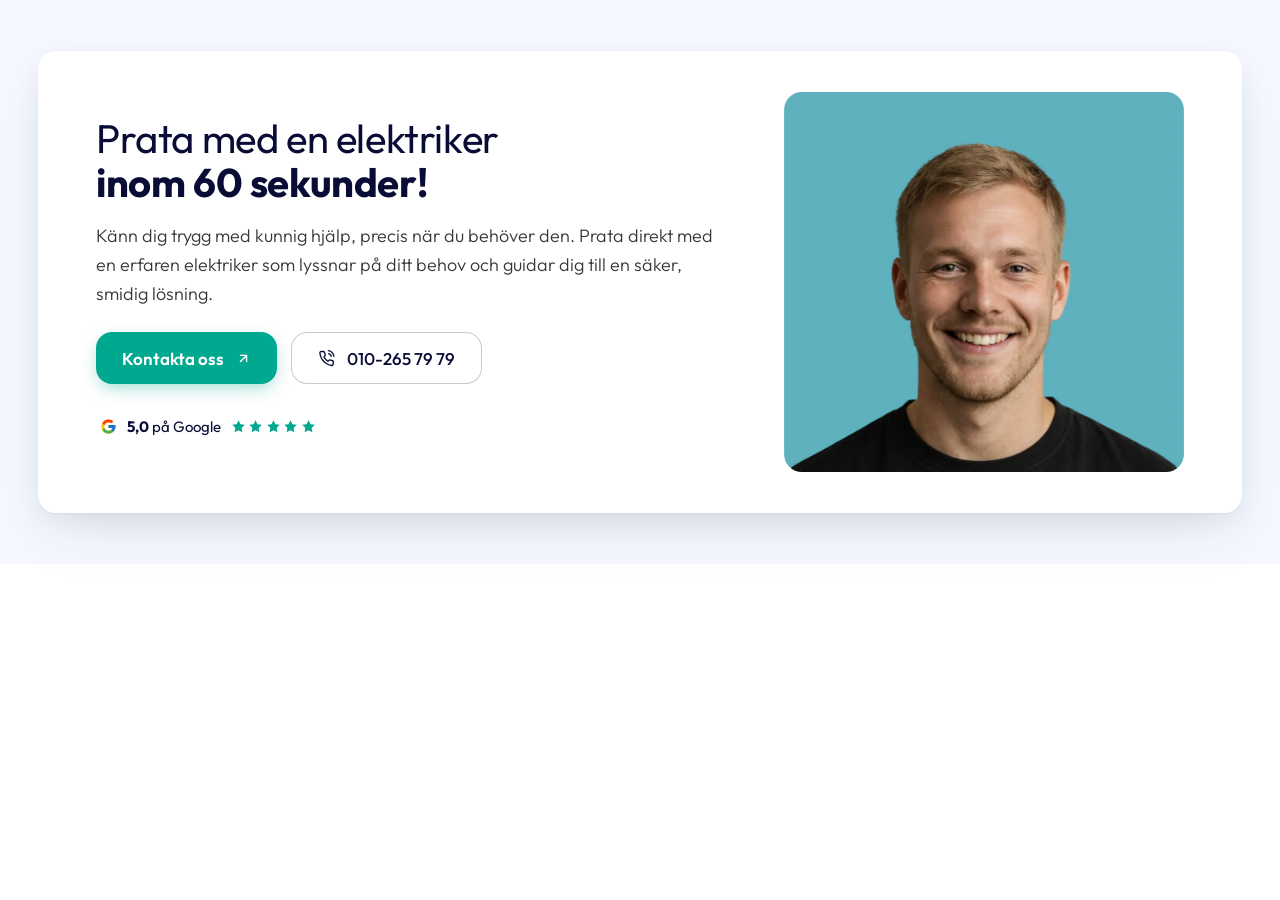
<file: design-history/redesign/vc/index.html>
<!DOCTYPE html>
<html lang="sv">
<head>
<meta charset="UTF-8">
<meta name="viewport" content="width=device-width, initial-scale=1">
<title>Main CTA — Version C · Utan gradient</title>
<link rel="preconnect" href="https://fonts.googleapis.com">
<link rel="preconnect" href="https://fonts.gstatic.com" crossorigin>
<link href="https://fonts.googleapis.com/css2?family=Outfit:wght@300;400;500;600;700;800&display=swap" rel="stylesheet">
<style>
/* ============================================================
   VERSION C — "Utan gradient" (A/B-kandidaten): rubriken bär
   hierarkin med VIKT istället för färg (viktledd Outfit),
   teal används EN gång — på primärknappen. Inga vågor, ren yta.
   Ampy-tokens verbatim.
   ============================================================ */
:root{
  --teal:hsl(171 100% 33%);
  --midnight:hsl(237 69% 12%);
  --ink:#363636;
  --section-bg:#f5f9ff;
  --radius-l:clamp(16px, 1.4vw, 20px);
  --radius-m:16px;
}
*,:after,:before{box-sizing:border-box}
html{font-size:62.5%}
body{
  margin:0;font-family:'Outfit',system-ui,sans-serif;font-weight:300;
  color:var(--ink);background:#fff;
  -webkit-font-smoothing:antialiased;-moz-osx-font-smoothing:grayscale;
}
img{max-width:100%;display:block}
a{text-decoration:none;color:inherit}

.mcta{background:var(--section-bg);padding:clamp(28px,4vw,56px) clamp(16px,3vw,40px);display:flex;justify-content:center}
.mcta__card{
  width:min(1280px,100%);
  background:#fff;border-radius:var(--radius-l);
  box-shadow:0 1px 2px rgba(9,11,50,.04), 0 8px 24px rgba(9,11,50,.06), 0 24px 64px -12px rgba(9,11,50,.10);
  display:grid;grid-template-columns:1fr 400px;gap:clamp(24px,3vw,48px);
  padding:clamp(28px,3.2vw,48px) clamp(28px,4.5vw,72px);
  align-items:center;
}
.mcta__text{display:flex;flex-direction:column;align-items:flex-start;gap:clamp(12px,1.4vw,18px)}

.mcta__h{
  margin:0;font-size:clamp(2.8rem,1.25vw + 2.4rem,4rem);font-weight:400;line-height:1.1;
  color:var(--midnight);letter-spacing:-.01em;text-wrap:balance;
}
.mcta__h strong{font-weight:700}
.mcta__p{
  margin:0;font-size:clamp(1.6rem,.21vw + 1.53rem,1.8rem);line-height:1.6;
  max-width:52ch;text-align:left;
}

.mcta__cta{display:flex;flex-wrap:wrap;gap:14px;margin-top:6px}
.btn{
  display:inline-flex;align-items:center;justify-content:center;gap:12px;
  min-height:52px;padding:14px 26px;border-radius:var(--radius-m);
  font-size:clamp(1.5rem,.2vw + 1.45rem,1.7rem);font-weight:500;line-height:1;white-space:nowrap;
  transition:transform .15s ease, box-shadow .15s ease, background-color .15s ease;
}
.btn:focus-visible{outline:3px solid var(--teal);outline-offset:3px}
.btn--primary{
  background:var(--teal);color:#fff;font-weight:600;
  box-shadow:0 6px 18px -4px rgba(0,169,145,.45);
}
.btn--primary:hover{transform:translateY(-1px);background:hsl(171 100% 29%);box-shadow:0 10px 24px -4px rgba(0,169,145,.5)}
.btn--ghost{
  background:#fff;color:var(--midnight);border:1.5px solid rgba(9,11,50,.22);
}
.btn--ghost:hover{transform:translateY(-1px);border-color:var(--midnight)}

/* proof badge — g-row-mönstret, stilla rad utan pill */
.g-row{
  display:inline-flex;align-items:center;gap:10px;
  min-height:44px;padding:6px 4px;margin-top:2px;
  font-size:1.5rem;font-weight:400;color:var(--midnight);line-height:1;
}
.g-row strong{font-weight:700}
.g-row:hover .g-label{text-decoration:underline}
.g-row .stars{display:inline-flex;gap:2.5px}
.g-row .stars svg{width:15px;height:15px;fill:var(--teal);display:block}
.g-row .g-icon{display:block}

.mcta__media{
  margin:0;position:relative;border-radius:var(--radius-l);overflow:hidden;align-self:stretch;
  min-height:380px;
}
.mcta__media img{
  width:100%;height:100%;object-fit:cover;object-position:50% 18%;
  position:absolute;inset:0;
}

@media (max-width:1024px){
  .mcta__card{grid-template-columns:1fr 340px;padding:32px 36px}
}
@media (max-width:767px){
  .mcta__card{grid-template-columns:1fr;gap:20px;padding:20px 20px 28px}
  .mcta__media{order:-1;min-height:0;aspect-ratio:16/10;max-height:min(46vw,340px)}
  .mcta__text{align-items:center}
  .mcta__h{text-align:center;font-size:clamp(2.4rem,5.5vw,3rem);line-height:1.18}
  .mcta__p{text-align:left}
  .mcta__cta{width:100%;flex-direction:column;gap:12px}
  .btn{width:100%}
  .g-row{align-self:center}
}
@media (max-width:360px){
  .mcta__h{font-size:2.2rem}
}
</style>
</head>
<body>

<section class="mcta">
  <div class="mcta__card">
    <div class="mcta__text">
      <h2 class="mcta__h">Prata med en elektriker <strong>inom 60&nbsp;sekunder!</strong></h2>
      <p class="mcta__p">Känn dig trygg med kunnig hjälp, precis när du behöver den. Prata direkt med en erfaren elektriker som lyssnar på ditt behov och guidar dig till en säker, smidig lösning.</p>
      <div class="mcta__cta">
        <a class="btn btn--primary" href="https://ampy.se/kontakt/">
          Kontakta oss
          <svg width="15" height="15" viewBox="0 0 16 16" fill="none" aria-hidden="true"><path d="M4.7 11.3 11.3 4.7M11.3 4.7H4.7M11.3 4.7v6.6" stroke="currentColor" stroke-width="1.5" stroke-linecap="round" stroke-linejoin="round"/></svg>
        </a>
        <a class="btn btn--ghost" href="tel:+46102657979">
          <svg width="17" height="17" viewBox="0 0 19 20" fill="none" aria-hidden="true"><path d="M11.9 4.2c.8.2 1.5.6 2 1.1.6.6 1 1.3 1.1 2.1M11.9.8c1.6.2 3.1 1 4.2 2.2 1.2 1.2 1.9 2.7 2.1 4.4M17.4 14.1v2.5c0 .5-.2.9-.5 1.2-.3.3-.8.5-1.2.4-2.4-.3-4.8-1.2-6.8-2.6-1.9-1.3-3.5-3-4.8-5-1.3-2.2-2.2-4.6-2.4-7.2 0-.5.1-.9.4-1.2.3-.3.7-.5 1.2-.5h2.4c.8 0 1.5.6 1.6 1.4.1.8.3 1.6.6 2.3.2.6.1 1.3-.4 1.8l-1 1c1.1 2.1 2.8 3.8 4.7 5l1-1c.5-.5 1.2-.6 1.8-.4.7.3 1.5.5 2.3.6.8.1 1.4.8 1.4 1.7Z" stroke="currentColor" stroke-width="1.6" stroke-linecap="round" stroke-linejoin="round"/></svg>
          010-265 79 79
        </a>
      </div>
      <a class="g-row" href="https://www.google.com/maps/place/Ampy/@59.3576299,17.9842061,17z/data=!3m1!4b1!4m6!3m5!1s0x2bec1ce5c4ed9ce9:0xfce1752e84a1bfee!8m2!3d59.3576272!4d17.986781!16s%2Fg%2F11ypjy9rrm" target="_blank" rel="noopener" aria-label="Ampys betyg: 5,0 av 5 på Google — läs recensionerna">
        <svg class="g-icon" width="17" height="17" viewBox="0 0 48 48" aria-hidden="true"><path fill="#FFC107" d="M43.6 20.1H42V20H24v8h11.3C33.7 32.7 29.2 36 24 36c-6.6 0-12-5.4-12-12s5.4-12 12-12c3.1 0 5.9 1.2 8 3l5.7-5.7C34.2 6.1 29.3 4 24 4 13 4 4 13 4 24s9 20 20 20 20-9 20-20c0-1.3-.1-2.6-.4-3.9z"/><path fill="#FF3D00" d="m6.3 14.7 6.6 4.8C14.7 15.1 19 12 24 12c3.1 0 5.9 1.2 8 3l5.7-5.7C34.2 6.1 29.3 4 24 4 16.3 4 9.7 8.3 6.3 14.7z"/><path fill="#4CAF50" d="M24 44c5.2 0 9.9-2 13.4-5.2l-6.2-5.2C29.2 35.1 26.7 36 24 36c-5.2 0-9.6-3.3-11.3-8l-6.5 5C9.5 39.6 16.2 44 24 44z"/><path fill="#1976D2" d="M43.6 20.1H42V20H24v8h11.3c-.8 2.2-2.2 4.2-4.1 5.6l6.2 5.2C41.4 34.8 44 29.9 44 24c0-1.3-.1-2.6-.4-3.9z"/></svg>
        <span class="g-label"><strong>5,0</strong>&nbsp;på Google</span>
        <span class="stars" aria-hidden="true">
          <svg viewBox="0 0 24 24"><path d="m12 2 3.1 6.3 6.9 1-5 4.9 1.2 6.9L12 17.8 5.8 21l1.2-6.9-5-4.9 6.9-1z"/></svg>
          <svg viewBox="0 0 24 24"><path d="m12 2 3.1 6.3 6.9 1-5 4.9 1.2 6.9L12 17.8 5.8 21l1.2-6.9-5-4.9 6.9-1z"/></svg>
          <svg viewBox="0 0 24 24"><path d="m12 2 3.1 6.3 6.9 1-5 4.9 1.2 6.9L12 17.8 5.8 21l1.2-6.9-5-4.9 6.9-1z"/></svg>
          <svg viewBox="0 0 24 24"><path d="m12 2 3.1 6.3 6.9 1-5 4.9 1.2 6.9L12 17.8 5.8 21l1.2-6.9-5-4.9 6.9-1z"/></svg>
          <svg viewBox="0 0 24 24"><path d="m12 2 3.1 6.3 6.9 1-5 4.9 1.2 6.9L12 17.8 5.8 21l1.2-6.9-5-4.9 6.9-1z"/></svg>
        </span>
      </a>
    </div>

    <figure class="mcta__media">
      <img src="../assets/edvin.webp" alt="Edvin, elektriker på Ampy" width="933" height="1400" fetchpriority="high">
    </figure>
  </div>
</section>

</body>
</html>
</file>
<file: design-history/baseline-klon/tokens.css>
/* Ampy design tokens — values VERBATIM from ampy.se (fetched 2026-07-18):
   global-variables.min.css (flying-press 775fd0e5) + color-palettes.min.css (c5a3e91e)
   + core_framework.css (html{font-size:62.5%} → 1rem = 10px).
   Only the tokens the Main CTA block references. Do not "fix" values here. */

html{font-size:62.5%}

:root{
  /* — ap* scale (Core Framework, verbatim) — */
  --apradius-l:clamp(1.6rem,calc(0.42vw + 1.47rem),2rem);
  --apspace-4xs:clamp(0.52rem,calc(-0.03vw + 0.53rem),0.49rem);
  --apspace-3xs:clamp(0.66rem,calc(0.05vw + 0.64rem),0.7rem);
  --apspace-2xs:clamp(0.82rem,calc(0.18vw + 0.76rem),0.99rem);
  --apspace-xs:clamp(1.02rem,calc(0.39vw + 0.9rem),1.4rem);
  --apspace-s:clamp(1.28rem,calc(0.73vw + 1.05rem),1.98rem);
  --apspace-m:clamp(1.6rem,calc(1.25vw + 1.2rem),2.8rem);
  --apspace-l:clamp(2rem,calc(2.04vw + 1.35rem),3.96rem);
  --apspace-xl:clamp(2.5rem,calc(3.23vw + 1.47rem),5.6rem);
  --apspace-2xl:clamp(3.13rem,calc(4.99vw + 1.53rem),7.92rem);
  --aptext-sm:clamp(1.4rem,calc(0.21vw + 1.33rem),1.6rem);
  --aptext-m:clamp(1.6rem,calc(0.21vw + 1.53rem),1.8rem);
  --aptext-l:clamp(2.2rem,calc(0.21vw + 2.13rem),2.4rem);
  --aptext-2xl:clamp(2.6rem,calc(1.04vw + 2.27rem),3.6rem);
  --aptext-2-5xl:clamp(2.8rem,calc(1.25vw + 2.4rem),4rem);

  /* — legacy scale (verbatim) — */
  --radius-m:16px;
  --space-xs:clamp(0.90rem, calc(0.90rem + 0.0022 * (100vw - 380px)), 1.10rem);
  --space-s:clamp(1.30rem, calc(1.30rem + 0.0033 * (100vw - 380px)), 1.60rem);
  --space-m:clamp(2.00rem, calc(2.00rem + 0.0044 * (100vw - 380px)), 2.40rem);

  /* — palette (color-palettes.min.css, verbatim) — */
  --white:hsl(0 0% 100%);
  --color-3:hsl(237 69% 12%);    /* midnight — heading base color */
  --color-7:hsl(189 43% 56%);    /* blue — heading-gradient end */
  --color-15:hsl(171 100% 33%);  /* #00a991 teal — rating text + stars */
  --color-20:hsl(0 0% 20%);      /* mobile body-text color */
  --color-25:hsl(171 95% 41%);   /* teal — heading-gradient start */

  /* ⚑ QUIRK (verbatim from live): --text-m is referenced by
     .main-cta-__text-basic at ≤478px but is NOT defined anywhere on ampy.se —
     the declaration is invalid and the text falls back to the inherited size.
     Intentionally left undefined here to match live rendering. */
}
</file>
<file: design-history/baseline-klon/styles.css>
/* Ampy "Main CTA" — 1:1 clone of the live block (ampy.se, fetched 2026-07-18).
   Layered exactly like the live cascade:
     1) Bricks frontend base   (frontend-light-layer.min.css — verbatim subset)
     2) Ampy theme style       (theme-style-ampy.min.css — verbatim subset)
     3) Global classes         (bricks inline frontend CSS — verbatim)
     4) Element (brxe-id) CSS  (post-15589.min.css — verbatim subset)
     5) Interactions (fadeIn)  (Bricks enterView equivalent)
   Depends on tokens.css. Do not reconcile tokens/gradients here — clone only. */

/* ============ 1) Bricks frontend base (verbatim subset) ============ */
*,:after,:before{box-sizing:border-box}
body{
  -webkit-font-smoothing:antialiased;-moz-osx-font-smoothing:grayscale;
  background-color:#fff;background-position:50%;color:#363636;
  font-family:-apple-system,"system-ui",Segoe UI,roboto,helvetica,arial,sans-serif,Apple Color Emoji,Segoe UI Emoji,Segoe UI Symbol;
  font-size:15px;line-height:1.7;
  display:flex;flex-direction:column;margin:0 auto;width:100%;
}
h1,h2,h3,h4,h5,h6{margin:0;text-rendering:optimizelegibility}
h1,h2{line-height:1.4}
:where(p){margin-block:0 1.2em}
:where(p:last-of-type){margin-block-end:0}
img{height:auto;max-width:100%;outline:none;vertical-align:middle}
figure{margin:0}
a{text-decoration:none;color:inherit}

.brxe-section{align-items:center;display:flex;flex-direction:column;margin-left:auto;margin-right:auto;width:100%}
.brxe-container{align-items:flex-start;display:flex;flex-direction:column;margin-left:auto;margin-right:auto;width:1100px;max-width:100%}
.brxe-block{align-items:flex-start;display:flex;flex-direction:column;width:100%}
@media (max-width:767px){
  .brxe-section{flex-wrap:wrap}
  .brxe-container{flex-wrap:wrap}
  .brxe-block{flex-wrap:wrap}
}
.bricks-button{align-items:center;border-width:0;display:inline-flex;gap:10px;justify-content:center;letter-spacing:.5px;padding:.5em 1em;text-align:center;cursor:pointer;white-space:nowrap}
.bricks-button i{position:relative}
.bricks-background-primary{background-color:#ffd64f} /* live Bricks primary var — sits under the gradient, invisible but 1:1 */
/* Live: the G-icon link is display:block and the icon sits on the BASELINE
   (inline svg) — the line-box descender makes the rating row 38px tall, not 30.
   A live quirk we keep; the icon here is an <img> so we undo img{vertical-align:middle}. */
.bricks-link-wrapper{display:block}
.brxe-0d1c97.brxi-rdxwwf{vertical-align:baseline}

/* Ionicons (star glyph) — font self-hosted from ampy.se/wp-content/themes/bricks */
@font-face{
  font-display:swap;font-family:Ionicons;font-style:normal;font-weight:400;
  src:url(assets/fonts/ionicons.woff2) format("woff2");
}
[class^=ion-],[class*=" ion-"]{
  speak:never;-webkit-font-smoothing:antialiased;-moz-osx-font-smoothing:grayscale;
  display:inline-block;font-family:Ionicons;font-style:normal;font-variant:normal;
  font-weight:400;line-height:1;text-rendering:auto;text-transform:none;
}
.ion-md-star:before{content:"\f384"}

/* ============ 2) Ampy theme style (verbatim subset) ============ */
body{font-size:var(--aptext-sm);font-family:"Outfit";font-weight:300;background:none}
.brxe-section{padding-top:var(--apspace-l);padding-right:var(--apspace-l);padding-bottom:var(--apspace-l);padding-left:var(--apspace-l)}
.brxe-container{width:1280px}
h2{font-size:var(--aptext-2-5xl);font-weight:500}
@media (max-width:767px){
  .brxe-section{padding-top:var(--apspace-xl);padding-bottom:var(--apspace-xl)}
}

/* ============ 3) Global classes (verbatim from live inline frontend CSS) ============ */
.main-cta-__container.brxe-container {padding-top: var(--apspace-l); padding-right: var(--apspace-2xl); padding-bottom: var(--apspace-l); padding-left: var(--apspace-2xl); background-color: #ffffff; border-radius: var(--apradius-l); box-shadow: 0 0 16px 0 rgba(190, 190, 190, 0.4); flex-direction: row; row-gap: var(--apspace-2xs); column-gap: var(--apspace-m); align-items: center; align-self: flex-start !important}
@media (max-width: 1024px) {.main-cta-__container.brxe-container {padding-right: var(--apspace-l); padding-left: var(--apspace-l)}}
@media (max-width: 478px) {.main-cta-__container.brxe-container {padding-top: var(--space-m)}}
@media (max-width: 320px) {.main-cta-__container.brxe-container {padding-top: var(--space-s); padding-right: var(--space-s); padding-left: var(--space-s)}}
.main-cta-__inner-container.brxe-container {position: relative; background-color: var(--white)}
.main-cta-__block.brxe-block {position: relative; align-items: flex-start}
.main-cta-__heading.brxe-heading {font-weight: 500; line-height: 1; font-size: var(--aptext-2-5xl); text-align: left; color: var(--color-3); width: 90%; -webkit-background-clip: text; -webkit-text-fill-color: transparent; background-image: linear-gradient(90deg, var(--color-25) 25%, var(--color-7) 70%)}
@media (max-width: 1024px) {.main-cta-__heading.brxe-heading {width: 80%}}
@media (max-width: 767px) {.main-cta-__heading.brxe-heading {text-align: left; width: 100%}}
@media (max-width: 478px) {.main-cta-__heading.brxe-heading {text-align: left; line-height: 1.2; font-size: var(--aptext-2xl); margin-right: 0; margin-left: 0; max-width: 100%; width: 100%}}
@media (max-width: 320px) {.main-cta-__heading.brxe-heading {width: 100%; font-size: var(--aptext-l)}}
.main-cta-__text-basic.brxe-text {font-weight: 300; line-height: 1.6; font-size: var(--aptext-m); margin-top: 0; max-width: 90%}
.main-cta-__text-basic.brxe-text a {font-weight: 300; line-height: 1.6; font-size: var(--aptext-m); font-size: inherit}
@media (max-width: 1024px) {.main-cta-__text-basic.brxe-text {max-width: 100%}}
@media (max-width: 767px) {.main-cta-__text-basic.brxe-text {text-align: left}.main-cta-__text-basic.brxe-text a {text-align: left; font-size: inherit}}
@media (max-width: 478px) {.main-cta-__text-basic.brxe-text {font-size: var(--text-m); color: var(--color-20); text-align: justify; max-width: 100%; padding-top: 0; padding-bottom: 0}.main-cta-__text-basic.brxe-text a {font-size: var(--text-m); color: var(--color-20); text-align: justify; font-size: inherit}}
.main-cta-__overlay-wave.brxe-image {max-width: 50%; height: auto; right: 0px; bottom: 0px; z-index: 0; position: absolute}
@media (max-width: 478px) {.main-cta-__overlay-wave.brxe-image {display: none; visibility: collapse}}
.main-cta-__bg-wave.brxe-image {max-width: 50%; height: auto; position: absolute; right: 0px; bottom: 0px}
@media (max-width: 767px) {.main-cta-__bg-wave.brxe-image {display: none; visibility: collapse}}

/* ============ 4) Element (brxe-id) CSS (verbatim from post-15589.min.css) ============ */
.brxe-qvupqc { background-color:#f5f9ff;background-position:bottom right;background-size:940px;background-repeat:no-repeat;align-items:flex-start;align-self:flex-start!important;justify-content:flex-start }
@media (max-width:478px) { .brxe-qvupqc { padding-right:var(--space-xs);padding-left:var(--space-xs) } }
.brxe-8cb310 { row-gap:var(--apspace-2xs);flex-direction:row;column-gap:var(--apspace-m);background-color:#fff;border-radius:var(--apradius-l);align-items:center;align-self:flex-start!important;box-shadow:0 0 16px 0 rgb(190 190 190 / .4) }
@media (max-width:1024px) { .brxe-8cb310 { padding-right:var(--apspace-l);padding-left:var(--apspace-l) } }
@media (max-width:478px) { .brxe-8cb310 { padding-top:var(--space-m) } }
@media (max-width:320px) { .brxe-8cb310 { padding-top:var(--space-s);padding-right:var(--space-s);padding-left:var(--space-s) } }
.brxe-e9455c { align-items:flex-start;align-self:flex-start!important;flex-direction:row;column-gap:var(--apspace-m);row-gap:var(--apspace-2xs);background-color:#fff;background-position:bottom right;background-repeat:no-repeat;background-size:550px;border-radius:var(--apradius-l);position:relative;padding-top:0;padding-right:0;padding-bottom:0;padding-left:0 }
@media (max-width:1024px) { .brxe-e9455c { column-gap:var(--apspace-4xs) } }
@media (max-width:767px) { .brxe-e9455c { row-gap:var(--apspace-m);flex-direction:row;flex-wrap:wrap-reverse } }
@media (max-width:478px) { .brxe-e9455c { flex-direction:column-reverse } }
.brxe-c3105c { align-self:center!important;justify-content:center;row-gap:var(--apspace-2xs);margin-top:var(--space-s);margin-bottom:var(--space-s);z-index:1 }
@media (max-width:1024px) { .brxe-c3105c { row-gap:var(--apspace-3xs);margin-top:0;margin-bottom:0 } }
@media (max-width:767px) { .brxe-c3105c { align-items:center } }
@media (max-width:478px) { .brxe-c3105c { position:relative;row-gap:var(--apspace-xs) } }
@media (max-width:1024px) { .brxe-9f3ce8 { width:80% } }
@media (max-width:767px) { .brxe-9f3ce8 { text-align:center } }
@media (max-width:478px) { .brxe-9f3ce8 { max-width:100%;text-align:center;line-height:1.2;font-size:var(--aptext-2xl);margin-right:0;margin-left:0;width:100% } }
@media (max-width:320px) { .brxe-9f3ce8 { width:100%;font-size:var(--aptext-l) } }
.brxe-5a3bdb { font-weight:300;flex-direction:row;column-gap:20px;justify-content:flex-start;margin-top:var(--apspace-xs);margin-bottom:var(--apspace-xs);z-index:1 }
@media (max-width:767px) { .brxe-5a3bdb { align-items:flex-start;align-self:flex-start!important;justify-content:flex-start } }
@media (max-width:478px) { .brxe-5a3bdb { row-gap:var(--apspace-xs);height:auto;position:relative } }
.brxe-076d6b svg { height:var(--aptext-m);width:var(--aptext-m);stroke-width:1px }
.brxe-076d6b { padding-top:var(--apspace-2xs);padding-right:var(--space-m);padding-bottom:var(--apspace-2xs);padding-left:var(--space-m);border-top-width:0;border-top-style:none;border-radius:var(--radius-m);background-image:linear-gradient(120deg,#55ff9a 0%,#5eb1bf 100%);font-weight:400;font-size:var(--aptext-sm);box-shadow:0 0 16px 0 rgb(241 241 241 / .25);justify-content:space-between;gap:var(--apspace-l) }
@media (max-width:1024px) { .brxe-076d6b { justify-content:space-between;padding-right:var(--apspace-s);padding-left:var(--apspace-s) } }
@media (max-width:478px) { .brxe-076d6b svg { height:var(--aptext-m);width:var(--aptext-m) } }
@media (max-width:478px) { .brxe-076d6b { width:100%;padding-top:var(--apspace-s);padding-right:var(--apspace-l);padding-bottom:var(--apspace-s);padding-left:var(--apspace-l);justify-content:space-between } }
@media (max-width:320px) { .brxe-076d6b { padding-top:var(--space-s);padding-bottom:var(--space-s) } }
.brxe-395b4f svg { height:var(--aptext-m);width:var(--aptext-m);fill:#fff0;color:#fff0;stroke:#212121;stroke-width:1px }
.brxe-395b4f { padding-top:var(--apspace-2xs);padding-right:var(--space-m);padding-bottom:var(--apspace-2xs);padding-left:var(--space-m);border-top-width:0;border-top-style:none;border-radius:var(--radius-m);background-image:linear-gradient(141deg,#b6f2ff 0%,#5eb1bf 100%);font-weight:400;font-size:var(--aptext-sm);box-shadow:0 0 16px 0 rgb(241 241 241 / .23);gap:var(--apspace-l);justify-content:space-between }
@media (max-width:478px) { .brxe-395b4f { width:100%;justify-content:space-between;padding-top:var(--apspace-s);padding-right:var(--apspace-l);padding-bottom:var(--apspace-s);padding-left:var(--apspace-l);margin-bottom:0 } }
@media (max-width:320px) { .brxe-395b4f { padding-top:var(--space-s);padding-bottom:var(--space-s) } }
.brxe-ea2ff9 { align-items:center;align-self:center!important;flex-direction:row;column-gap:10px;justify-content:flex-start }
@media (max-width:767px) { .brxe-ea2ff9 { align-items:center;justify-content:flex-start;align-self:center!important } }
@media (max-width:478px) { .brxe-ea2ff9 { align-self:center!important;align-items:center;justify-content:center } }
.brxe-0d1c97.brxi-rdxwwf { height:30px;width:30px;margin-right:4px }
@media (max-width:767px) { .brxe-0d1c97.brxi-rdxwwf { width:20px } }
.brxe-gtoqru { align-items:center;align-self:center!important;flex-direction:row;display:flex;column-gap:5px }
@media (max-width:767px) { .brxe-gtoqru { align-self:center!important;justify-content:center;align-items:center } }
.brxe-kcsijf { color:var(--color-15);text-align:left;font-size:var(--aptext-sm);text-transform:uppercase;font-weight:800;font-family:"Plus Jakarta Sans" }
.brxe-kcsijf p { margin:0;line-height:1 }
@media (max-width:1024px) { .brxe-kcsijf { line-height:1 } }
@media (max-width:478px) { .brxe-kcsijf { font-size:var(--aptext-m);color:var(--color-15) } }
.brxe-yfolkd { line-height:0;text-align:center;margin-top:0;margin-right:0;margin-bottom:0;margin-left:0;justify-content:space-between;align-items:center;align-self:center!important;padding-top:0;padding-right:0;padding-left:0;flex-direction:row;display:flex;row-gap:0;column-gap:4px }
/* ⚑ QUIRK (verbatim): "apspace-4xs" below is missing var() on the live site — invalid, so the 4px gap survives */
@media (max-width:767px) { .brxe-yfolkd { column-gap:apspace-4xs;align-items:center;justify-content:center;align-self:center!important } }
@media (max-width:478px) { .brxe-yfolkd { margin-bottom:0 } }
@media (max-width:320px) { .brxe-yfolkd { margin-bottom:0;padding-bottom:0;line-height:0;justify-content:center;align-self:center!important;align-items:center } }
.brxe-tishbo.brxi-rdxwwf,
.brxe-dyptgi.brxi-rdxwwf,
.brxe-xwsirf.brxi-rdxwwf,
.brxe-xktaol.brxi-rdxwwf,
.brxe-mmcper.brxi-rdxwwf { margin-bottom:0;color:var(--color-15);fill:var(--color-15);font-size:18px;width:100%;height:100%;position:relative;border:0;border-style:none }
.brxe-f50bdf { border-radius:var(--apradius-l);max-width:400px;align-self:flex-end!important;position:relative;align-items:flex-end;overflow:hidden;z-index:1 }
@media (max-width:1024px) { .brxe-f50bdf { width:auto;height:100%;max-width:100% } }
@media (max-width:767px) { .brxe-f50bdf { align-self:center!important;justify-content:center;align-items:center;flex-direction:column;flex-grow:1 } }
.brxe-4cb7bc { border-radius:var(--apradius-l);align-self:flex-end;width:80%;height:90%;max-height:100%;max-width:100% }
.brxe-4cb7bc img { border-radius:var(--apradius-l);width:100%;height:100%;object-fit:cover }
@media (max-width:767px) { .brxe-4cb7bc { width:100%;height:100% } }
@media (max-width:478px) { .brxe-4cb7bc { width:100%;max-width:100% } }
.brxe-yhfqbw { position:absolute;z-index:5;right:0;bottom:0;display:none;visibility:collapse }
@media (max-width:478px) { .brxe-yhfqbw { align-self:flex-end;z-index:5;position:absolute;bottom:0;display:block;visibility:visible;width:60% } }
.brxe-be7bb0 { position:absolute;bottom:0;right:0;z-index:0;height:auto;max-width:50% }
.brxe-be7bb0:not(.tag),.brxe-be7bb0 img { object-fit:contain }
@media (max-width:478px) { .brxe-be7bb0 { max-width:100%;z-index:2;display:none;visibility:collapse } }
.brxe-995ae9 { position:absolute;bottom:0;right:0;z-index:0;height:auto;max-width:50% }
.brxe-995ae9:not(.tag),.brxe-995ae9 img { object-fit:contain }
@media (max-width:767px) { .brxe-995ae9 { display:none;visibility:collapse } }

/* ============ 5) Interactions — Bricks enterView fadeIn equivalent ============ */
[data-interaction-hidden-on-load="1"]{opacity:0}
.brx-animated-fadein{animation:fadeIn var(--animate-duration,1s) both}
@keyframes fadeIn{from{opacity:0}to{opacity:1}}
</file>
